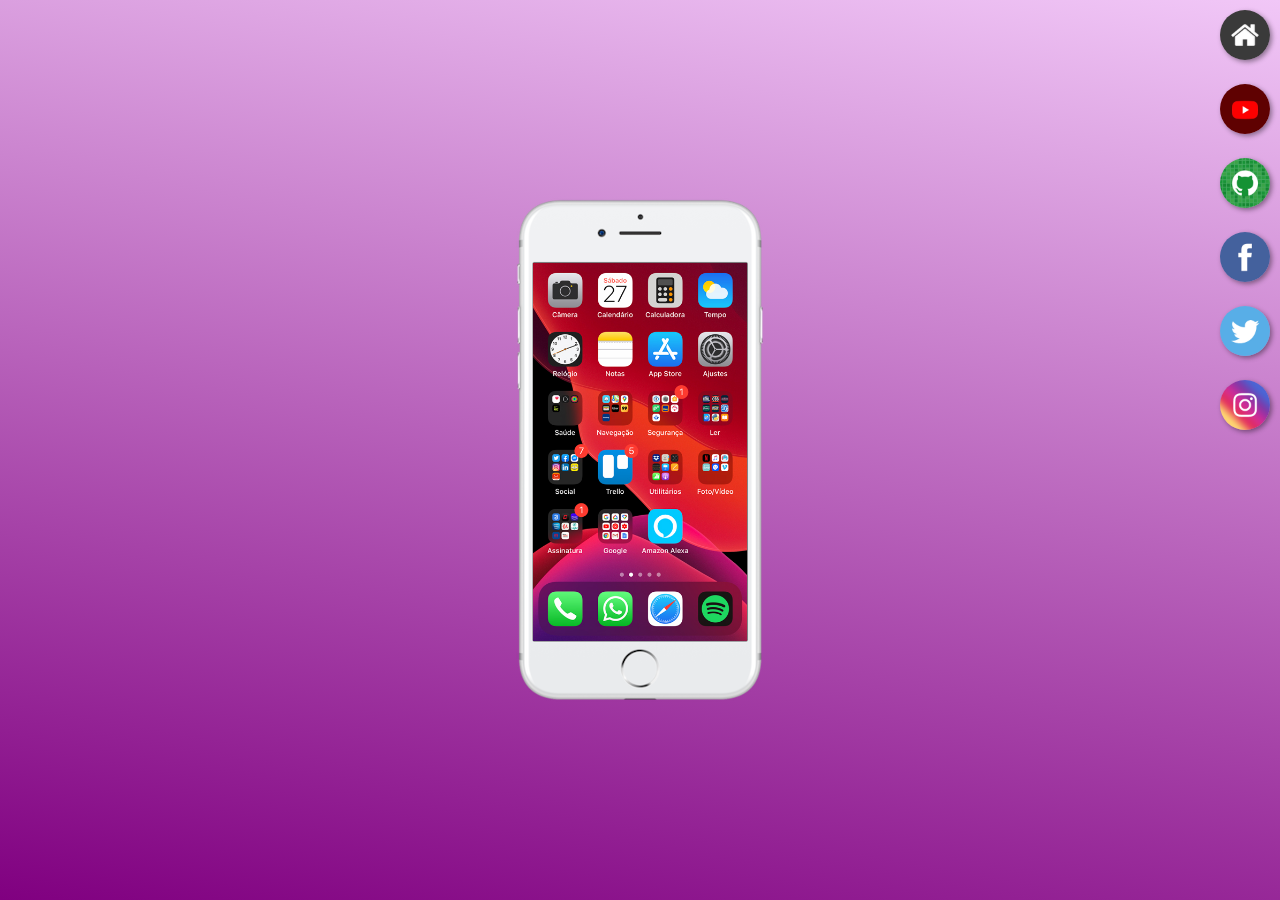
<file: index.html>
<!DOCTYPE html>
<html lang="pt-br">
<head>
    <meta charset="UTF-8">
    <meta name="viewport" content="width=device-width, initial-scale=1.0">
    <link rel="shortcut icon" href="favicon.ico" type="image/x-icon">
    <link rel="stylesheet" href="estilos/style.css">
    <title>Projeto redes sociais</title>
</head>
<body>
    <main>
        <section id="telefone">
            <iframe src="home.html" name="tela" id="tela" frameborder="0" scolling="yes">
                Seu navegador não é compatível.
            </iframe>
        </section>

        <section id=redes-sociais>
            <a href="home.html" target="tela"><img src="imagens/logo-home.jpg" alt="logo home"></a> <br>
            <a href="youtube.html" target="tela"><img src="imagens/logo-youtube.jpg" alt="logo youtube"></a> <br>
            <a href="github.html" target="tela"><img src="imagens/logo-github.jpg" alt="logo github"></a> <br>
            <a href="facebook.html" target="tela"><img src="imagens/logo-facebook.jpg" alt="logo facebook"></a> <br>
            <a href="twitter.html" target="tela"><img src="imagens/logo-twitter.jpg" alt="logo twitter"></a> <br>
            <a href="instagram.html" target="tela"><img src="imagens/logo-instagram.jpg" alt="logo instagram"></a> <br>
        </section>
    </main>
</body>
</html>
</file>
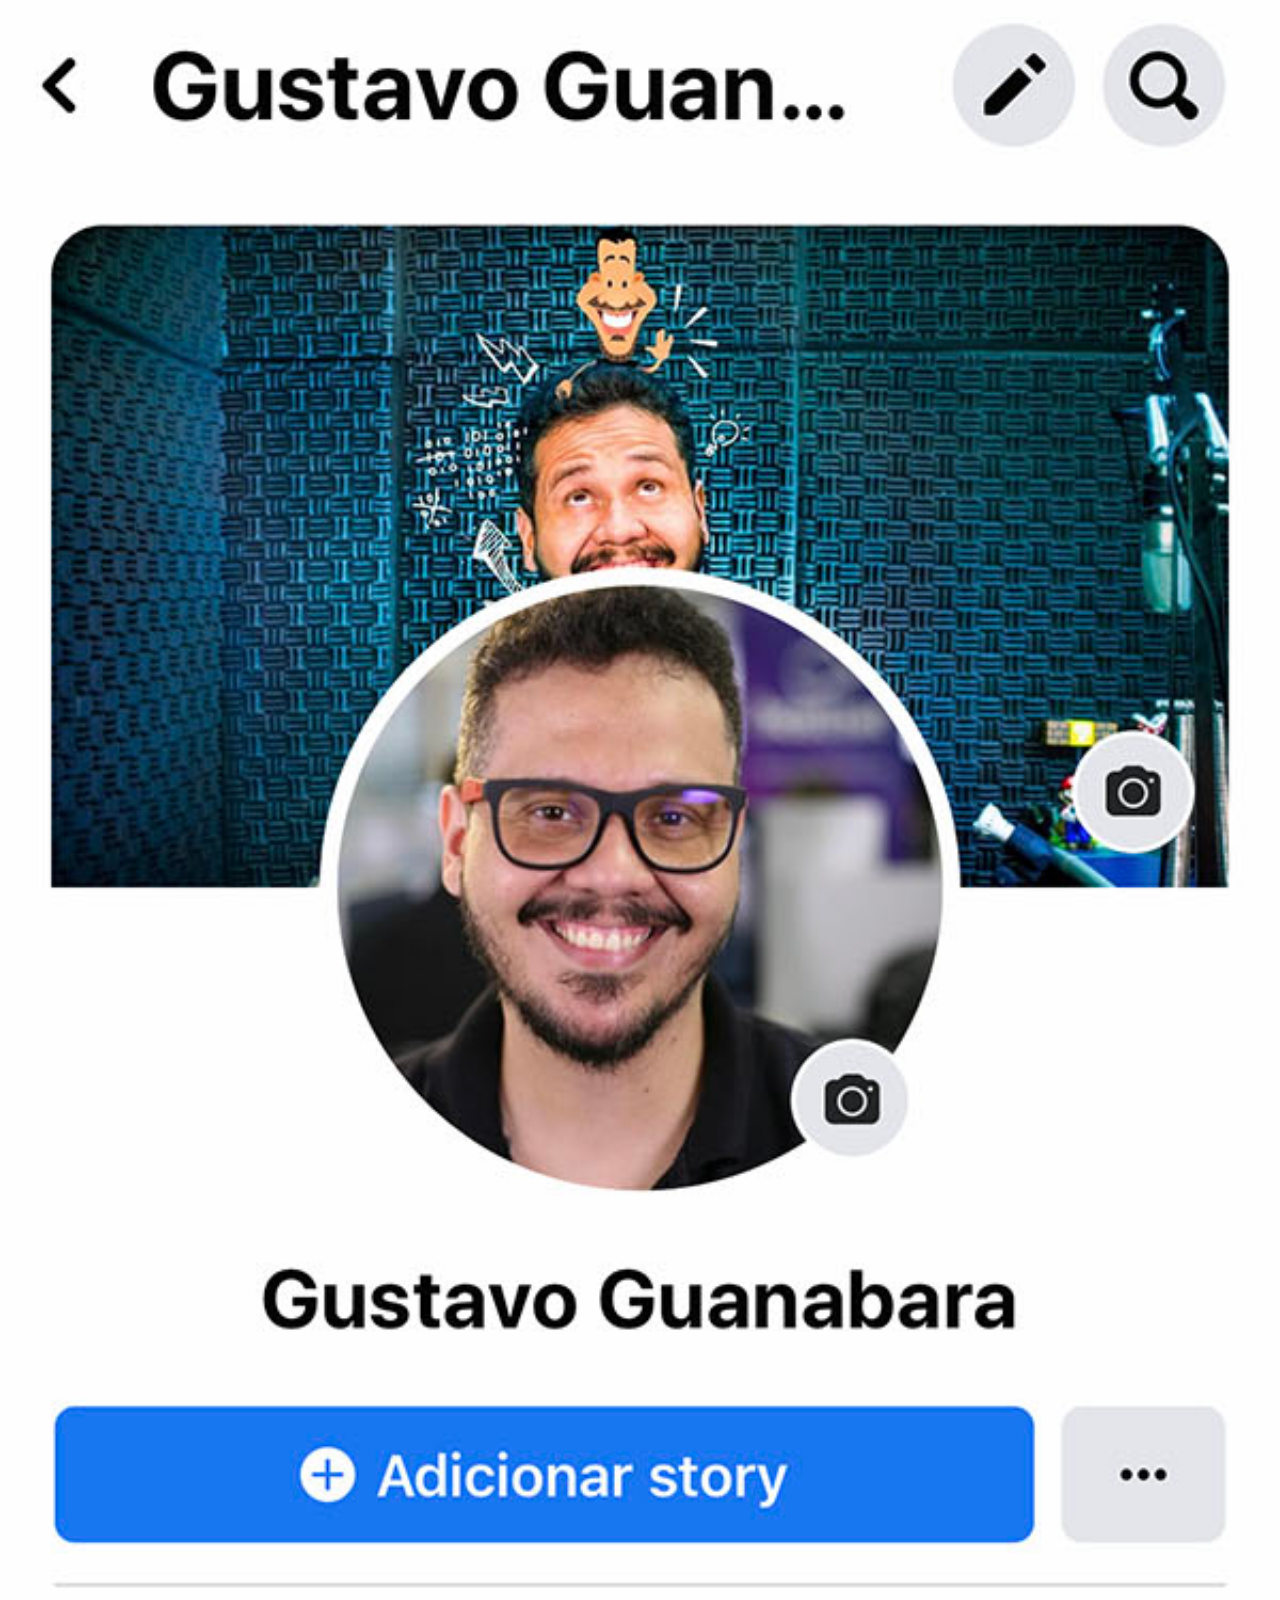
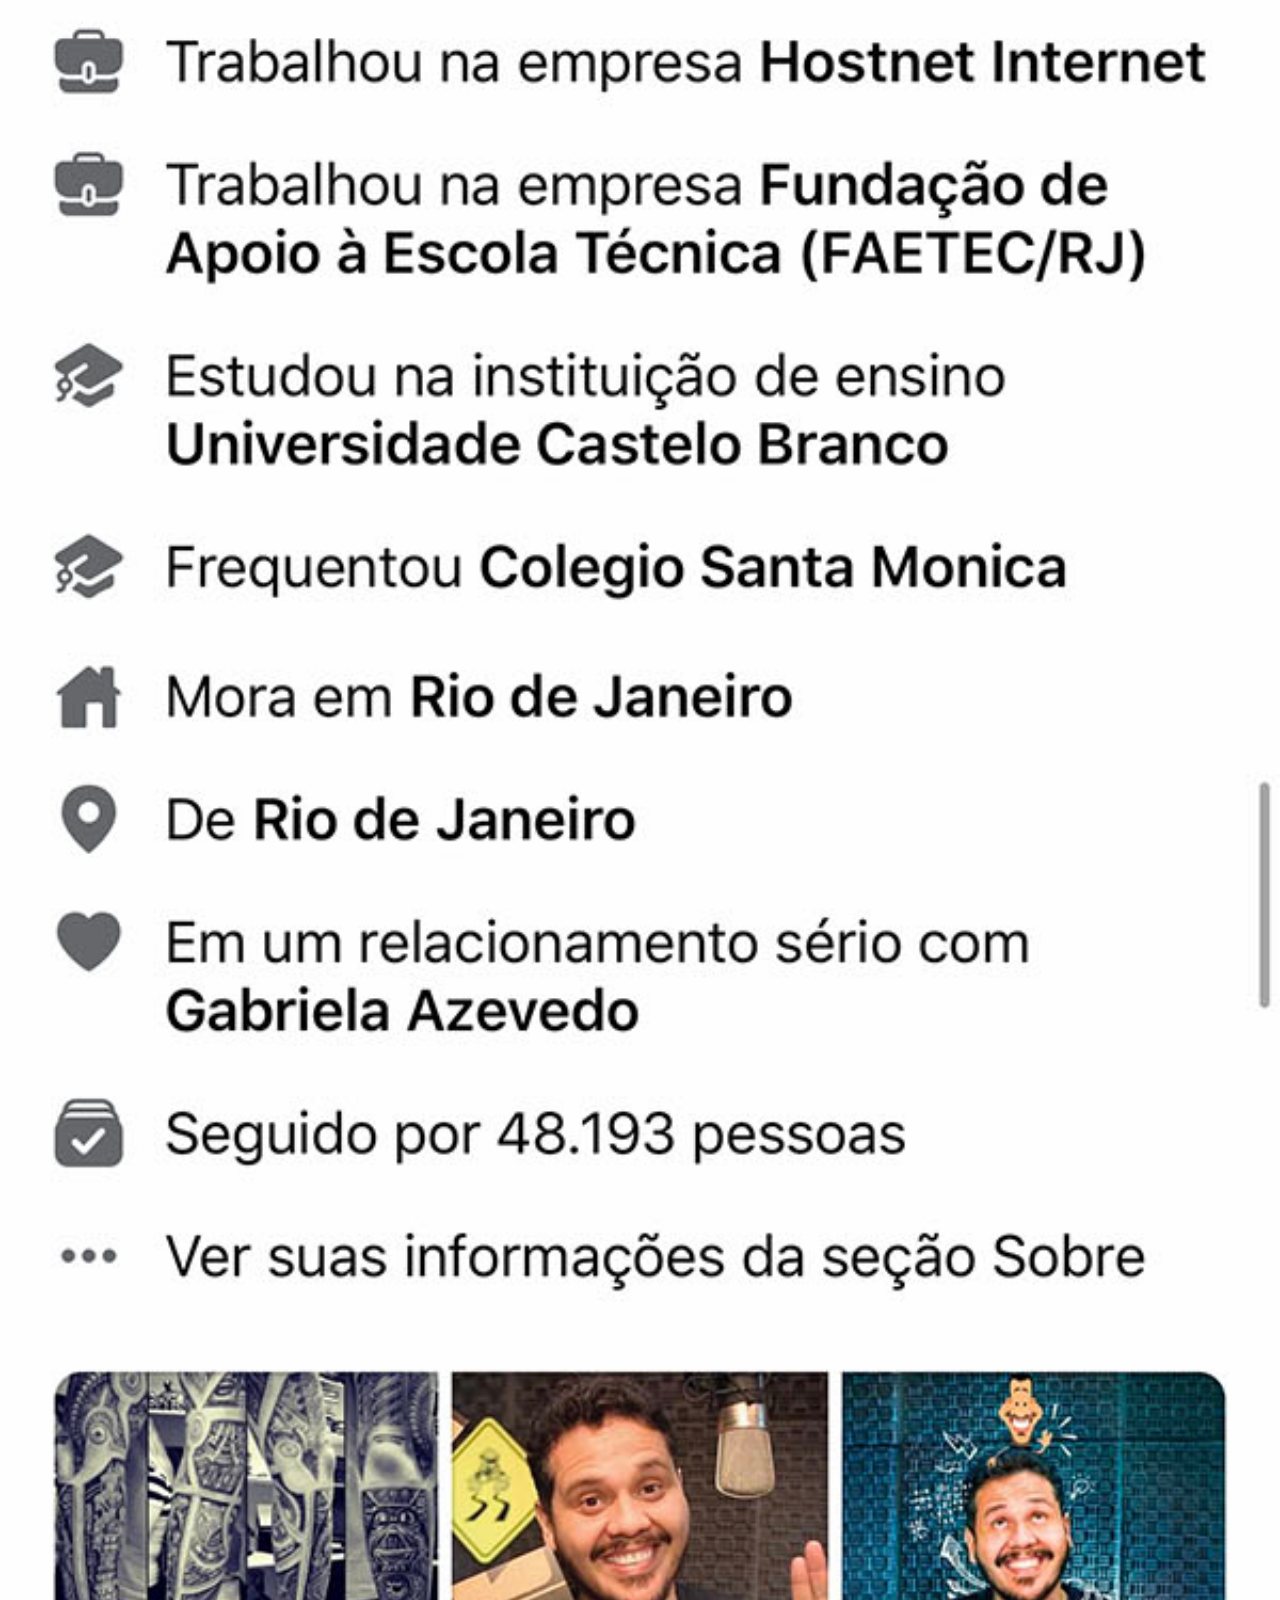
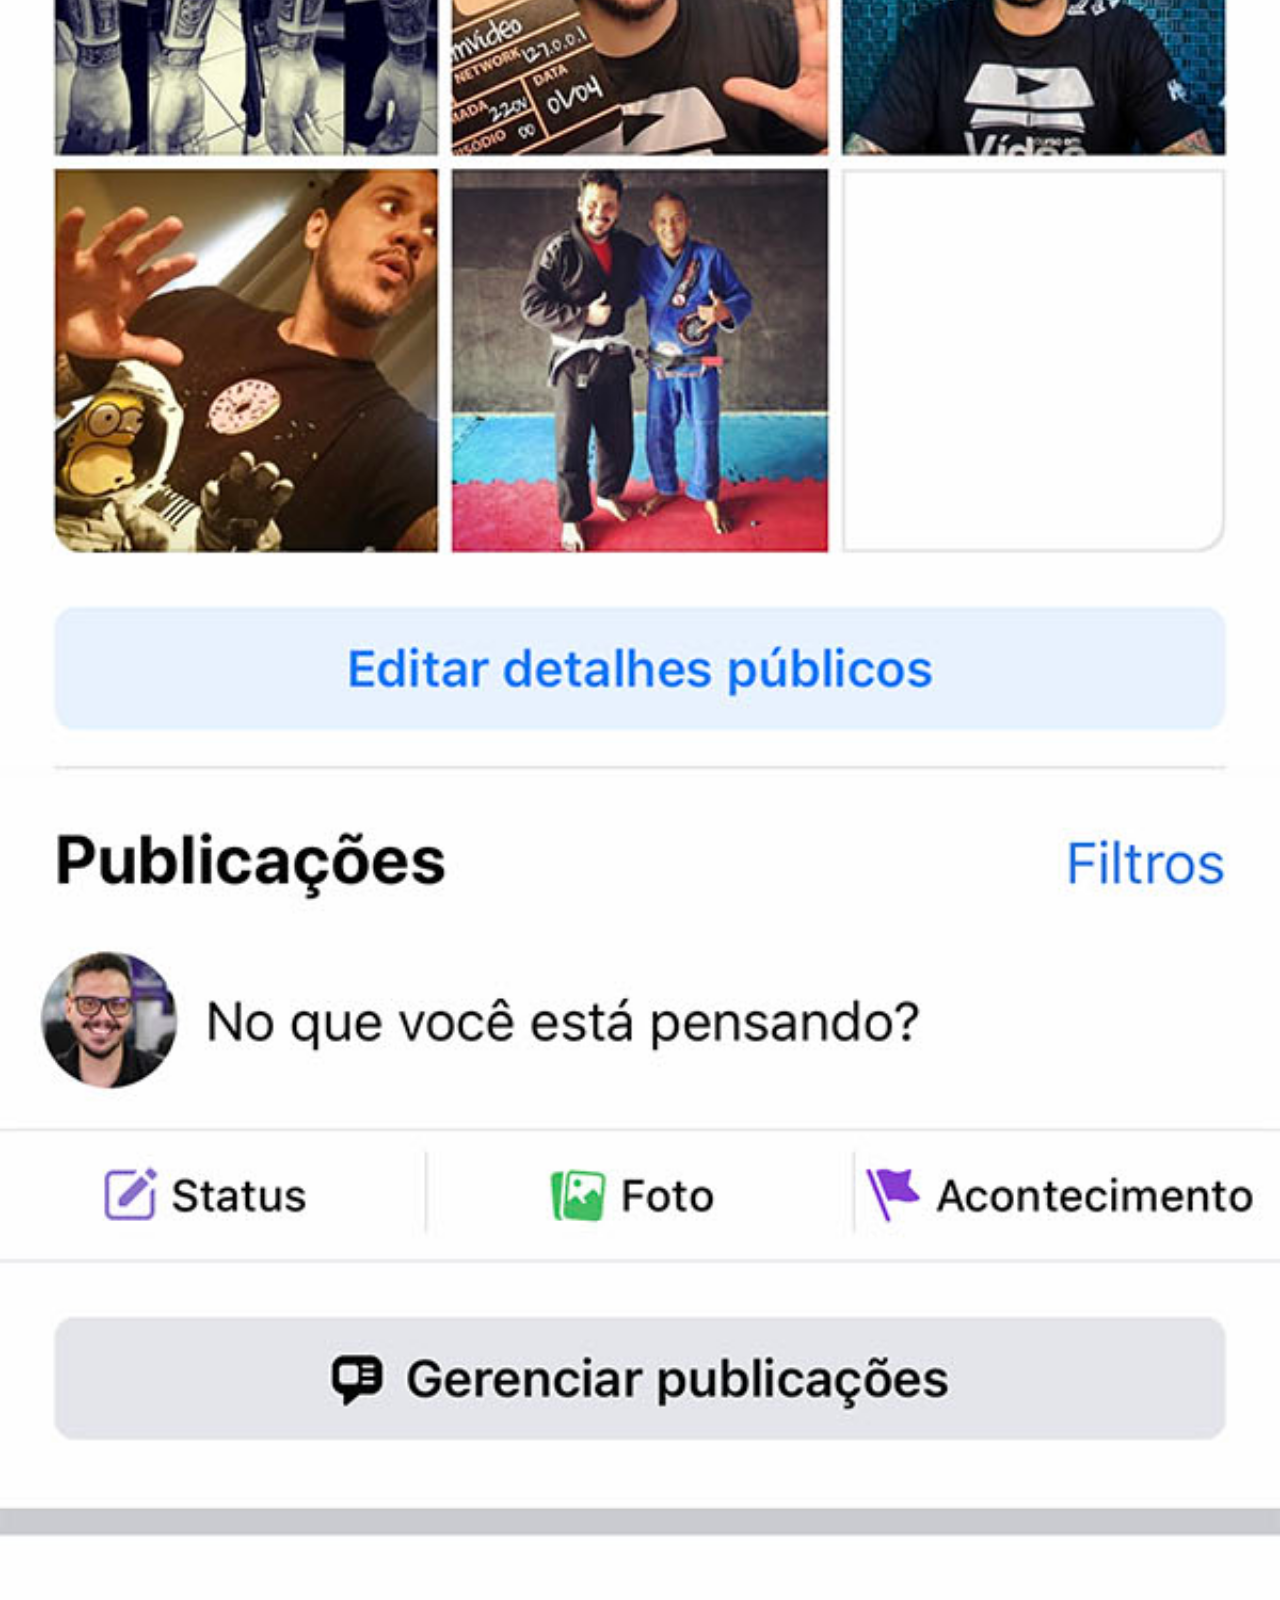
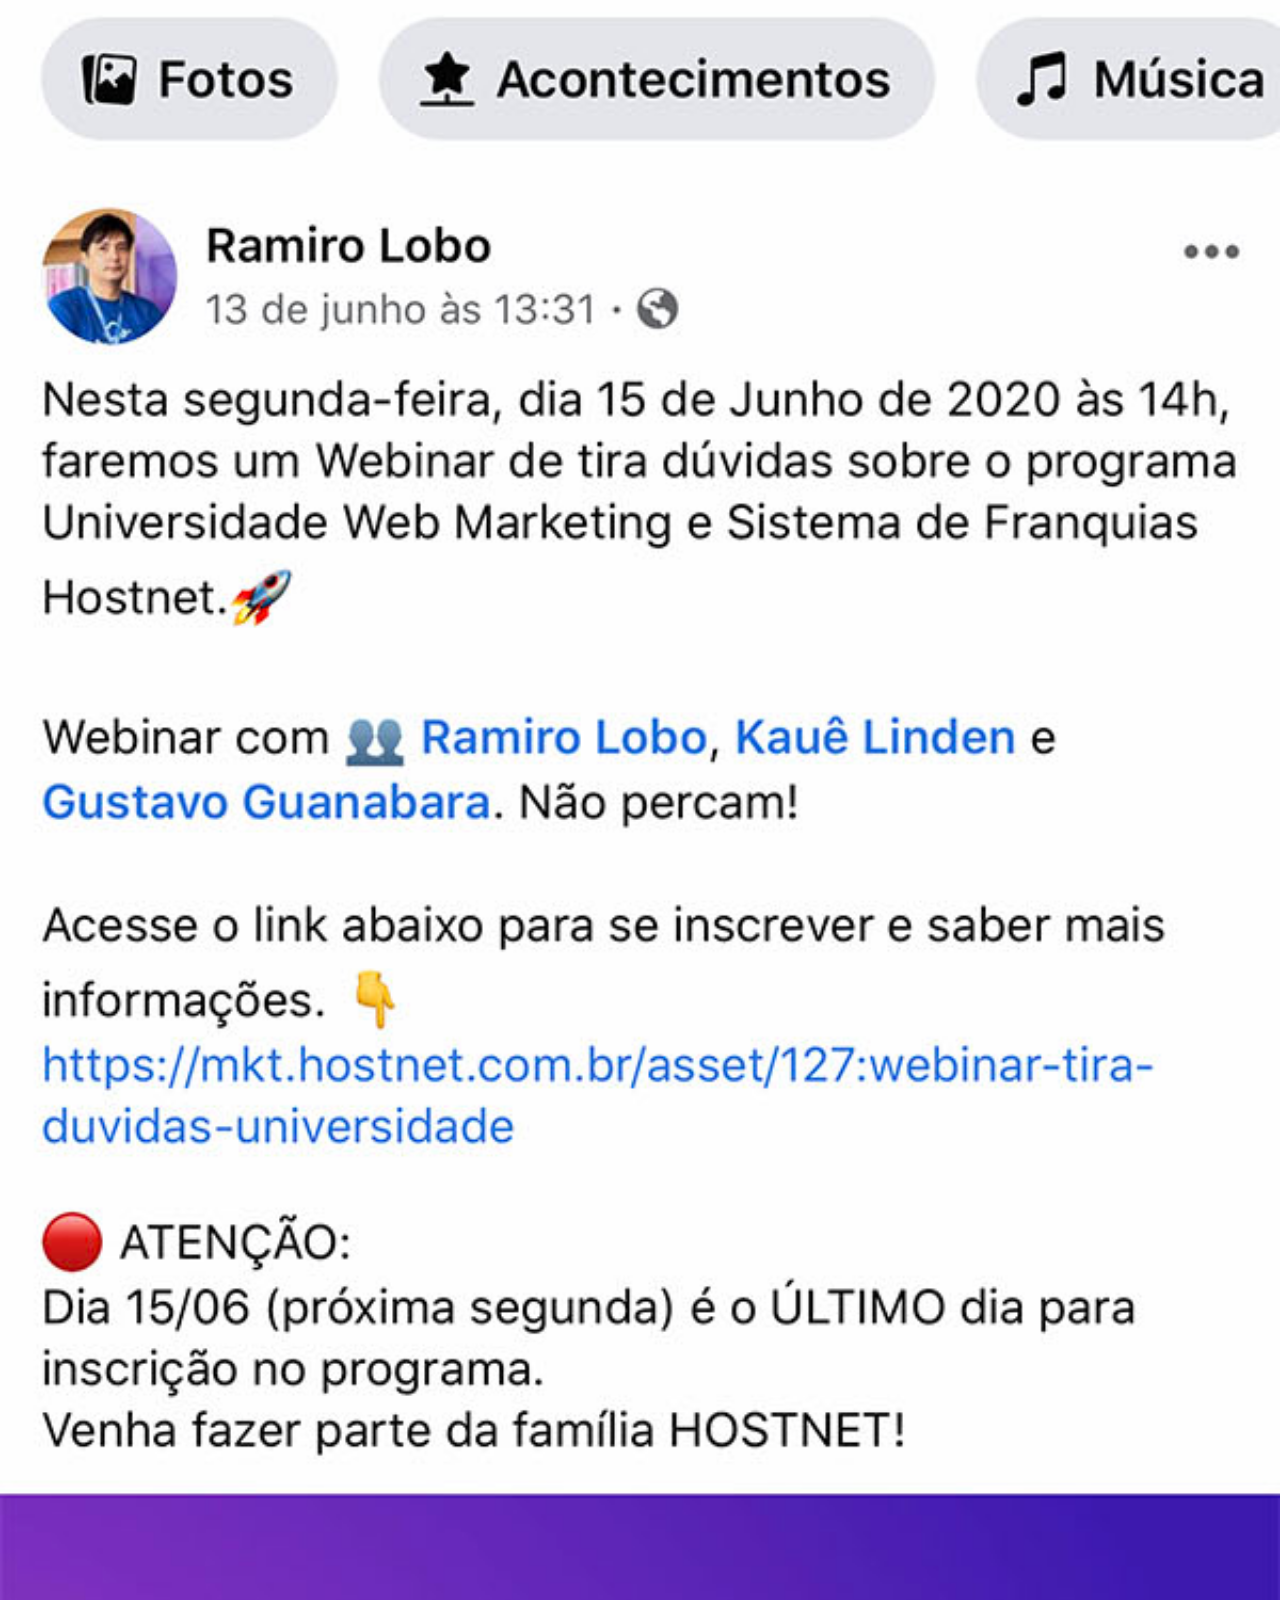
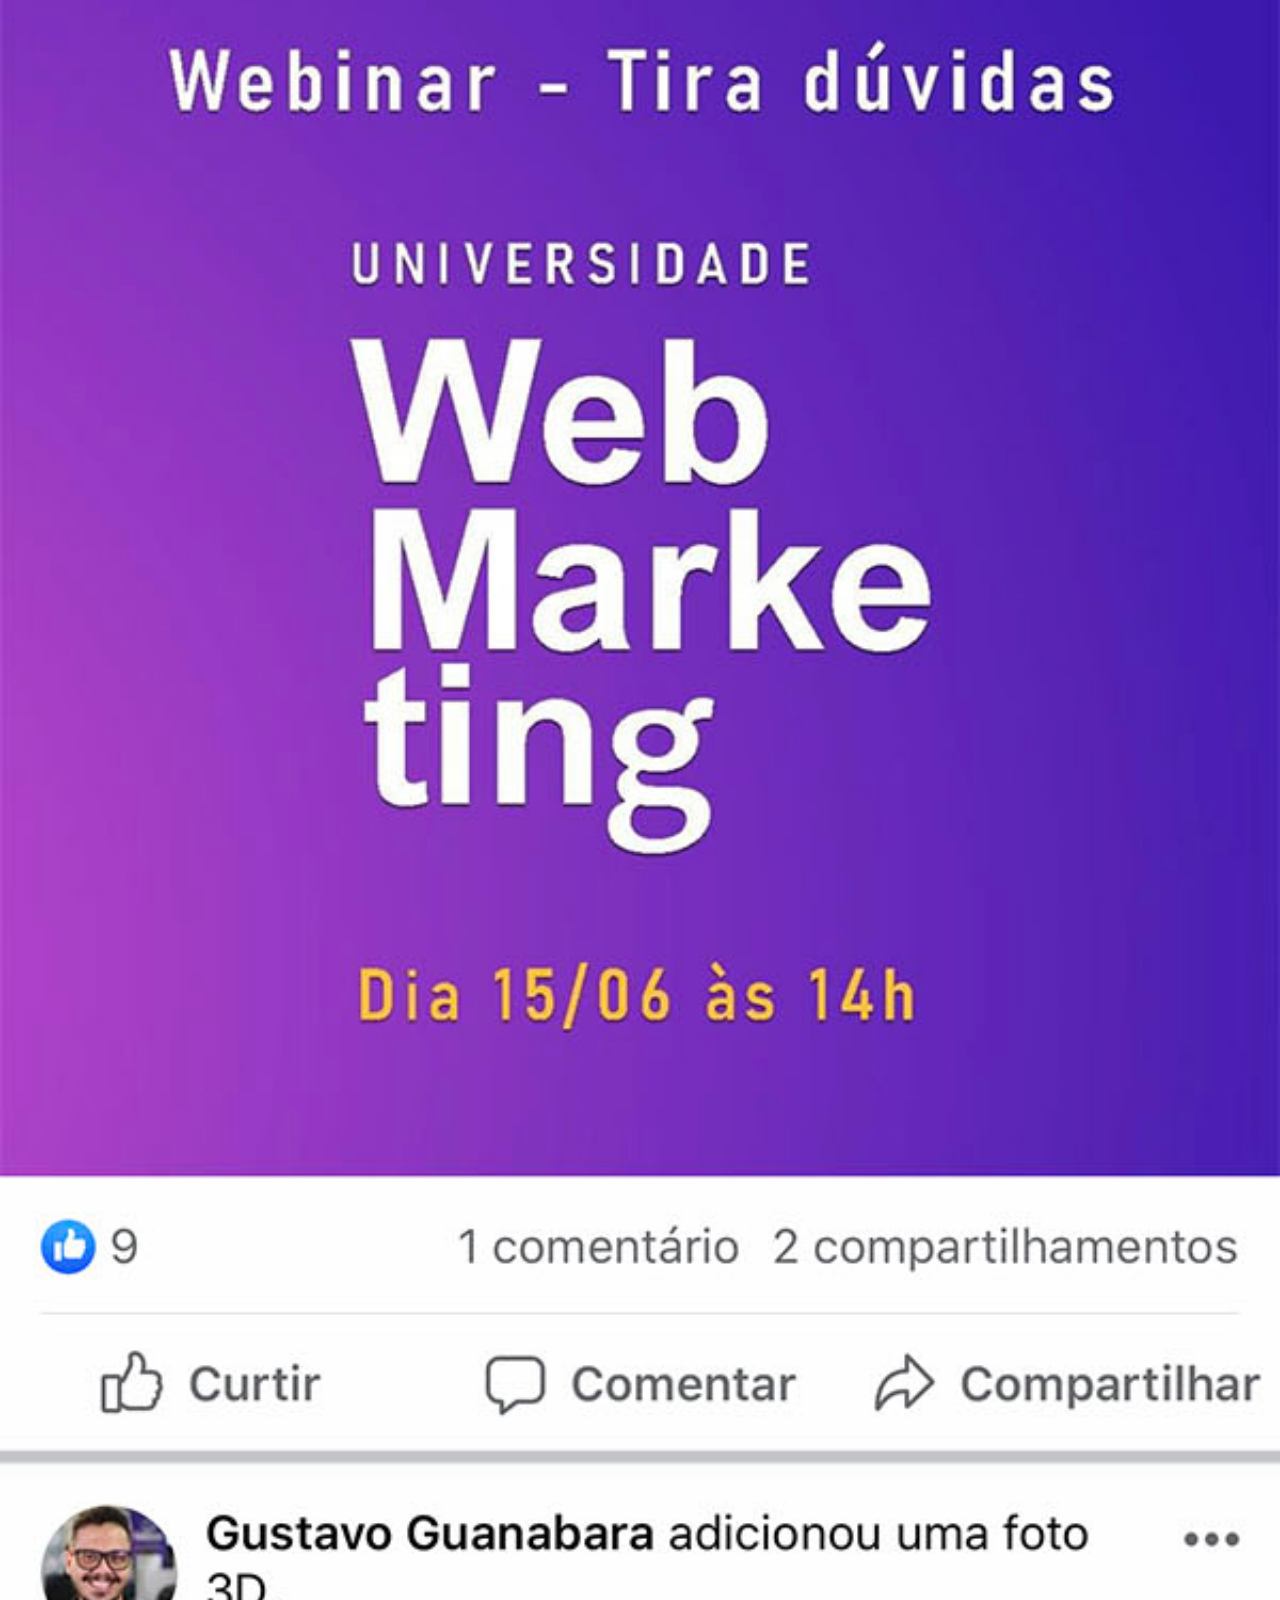
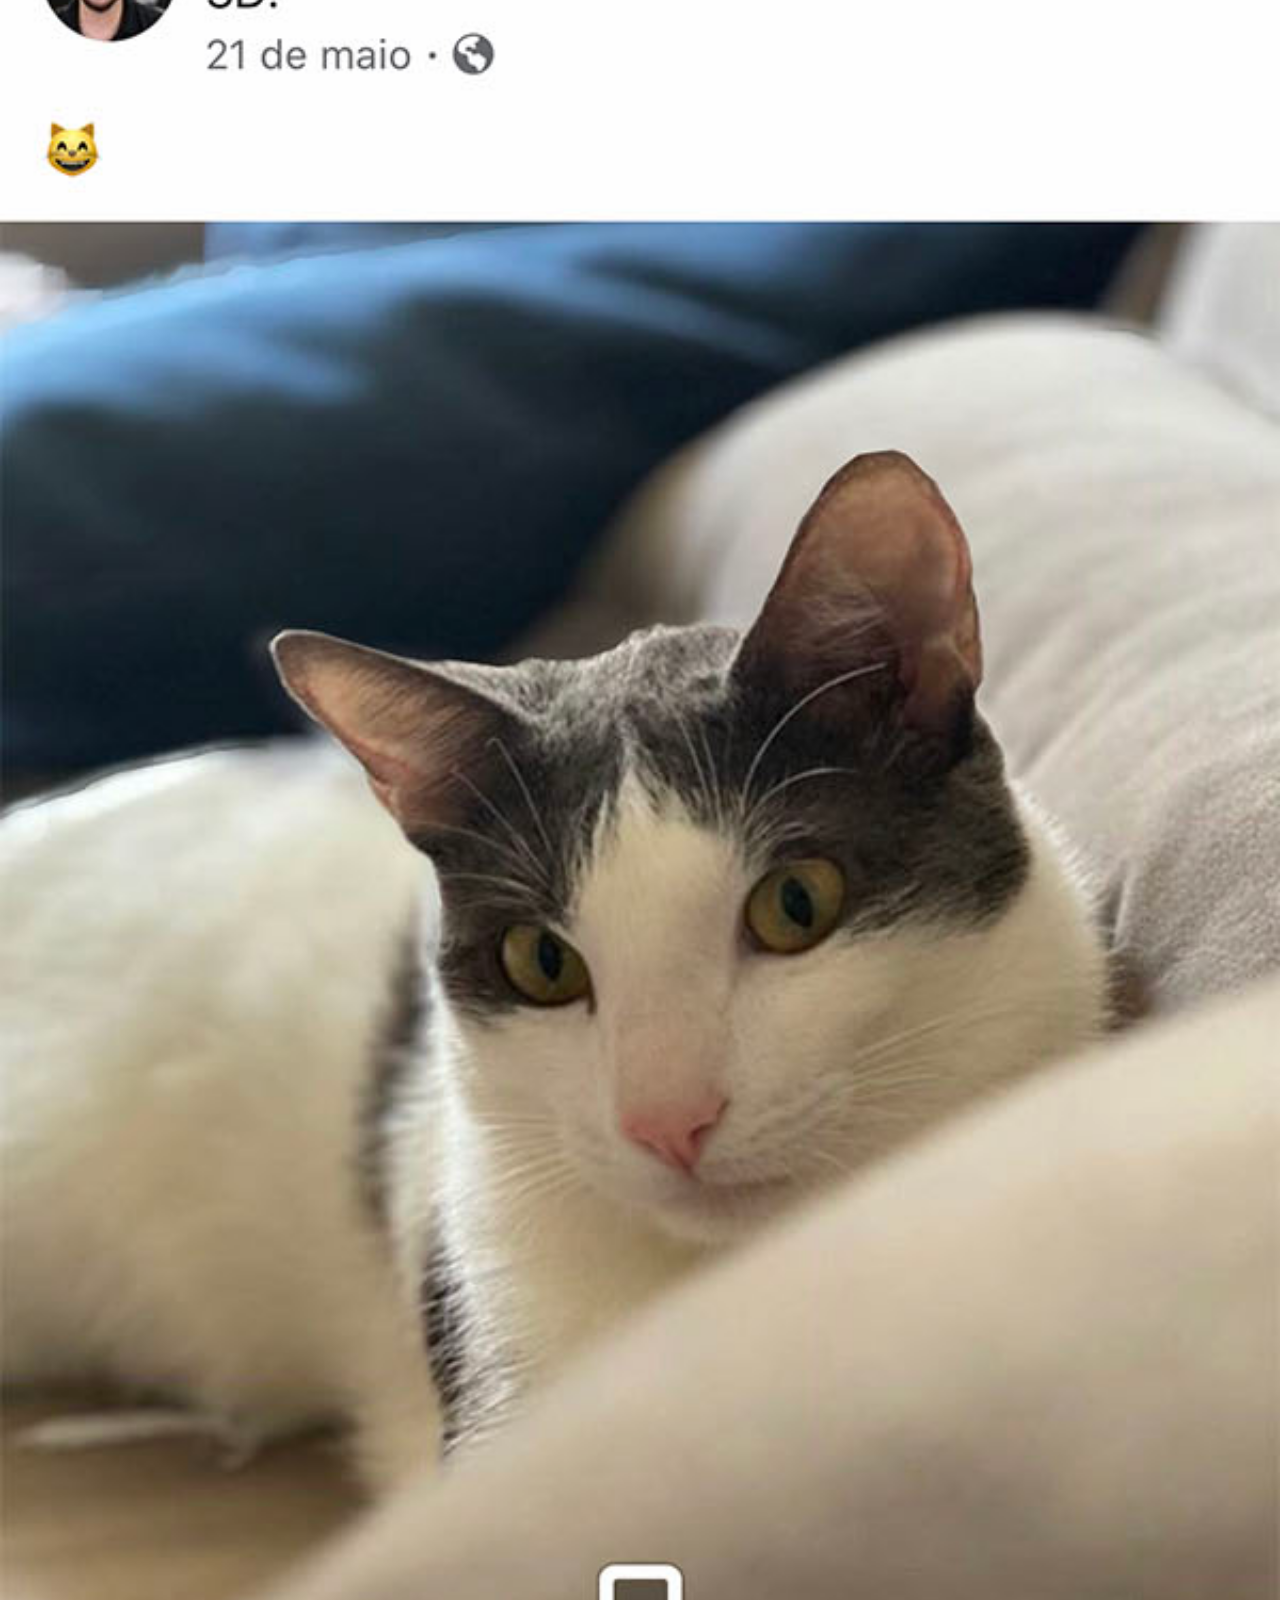
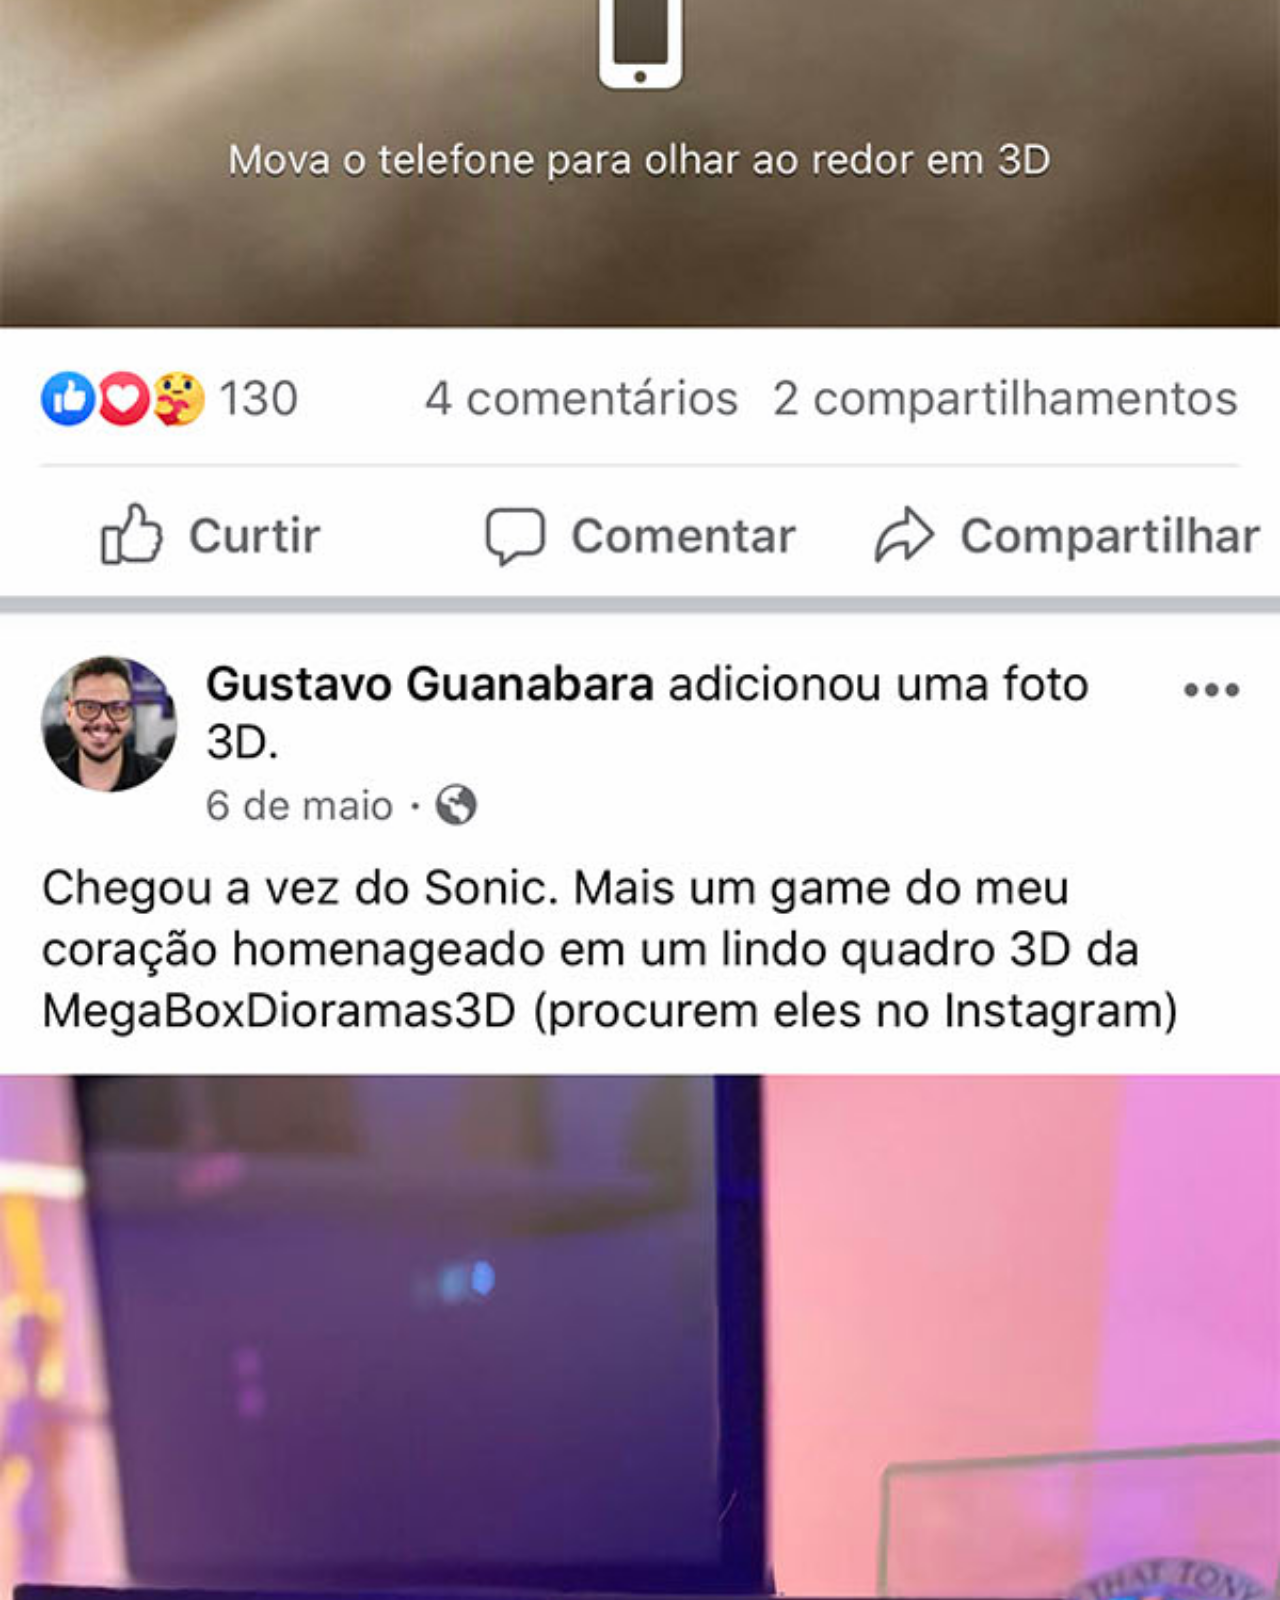
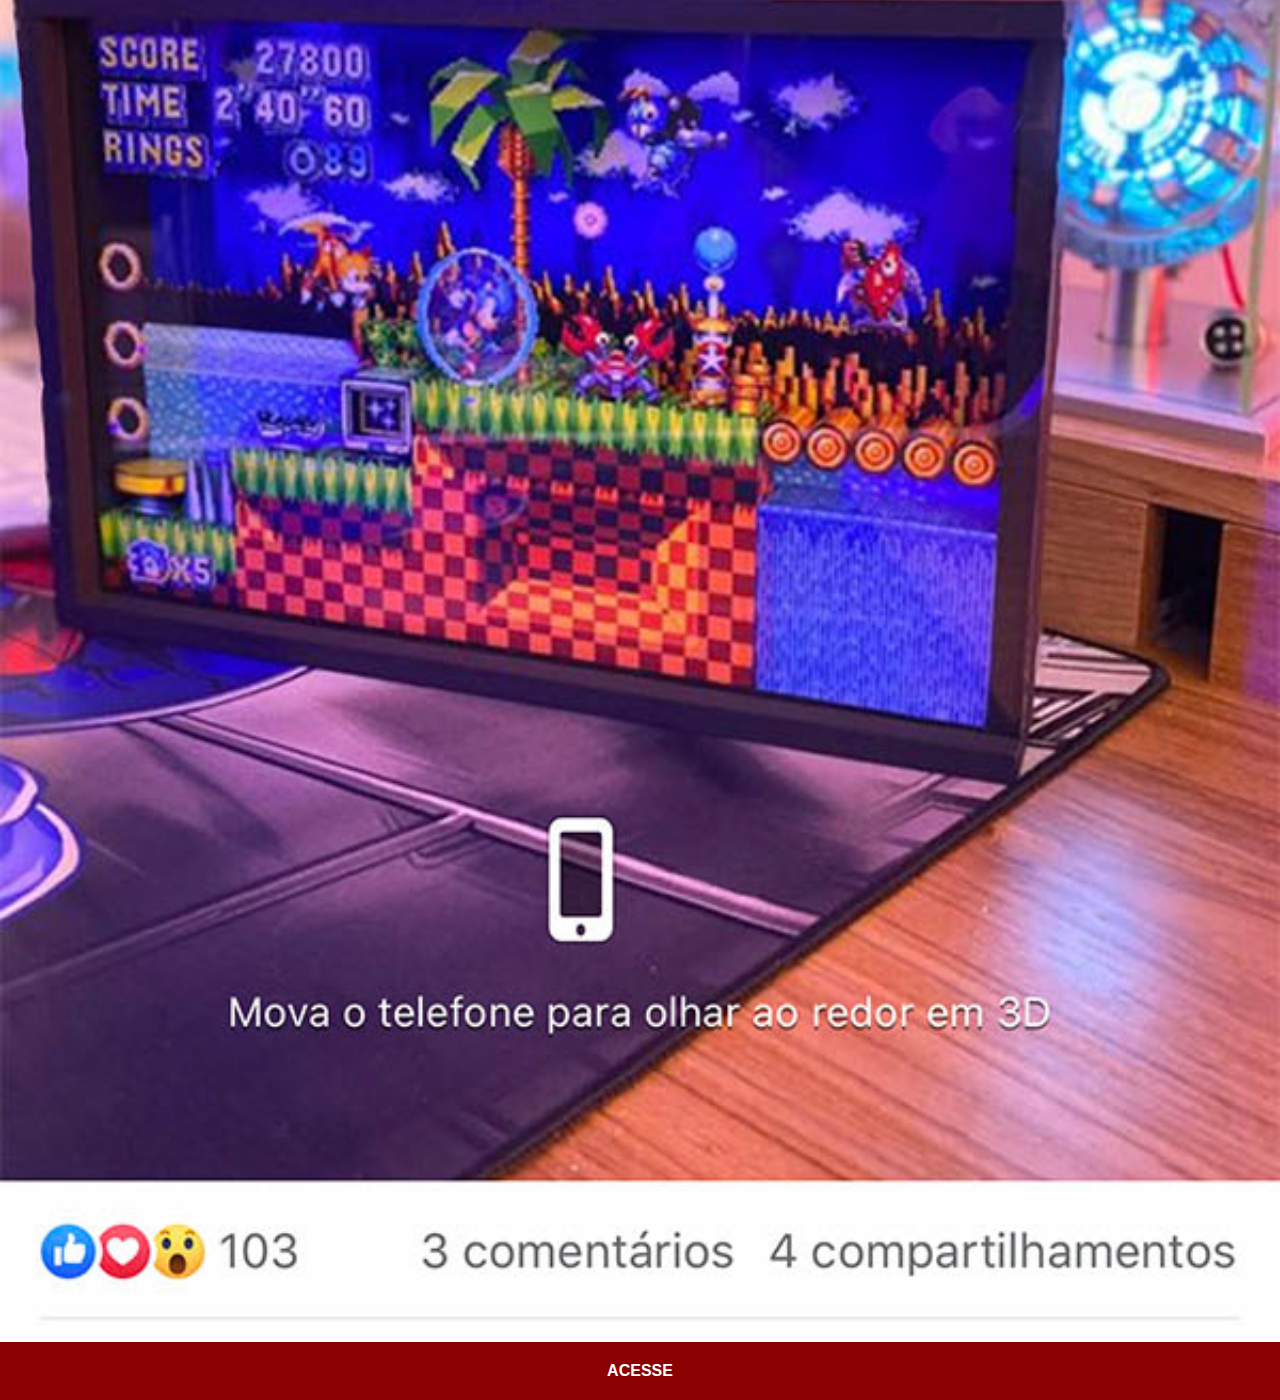
<file: facebook.html>
<!DOCTYPE html>
<html lang="pt-br">
<head>
    <meta charset="UTF-8">
    <meta name="viewport" content="width=device-width, initial-scale=1.0">
    <title>Facebook</title>
    <link rel="stylesheet" href="estilos/social.css">
</head>
<body>
    <img src="imagens/tela-facebook.jpg" alt="Github">
    <a href="https://www.facebook.com/gustavoguanabara/?locale=pt_BR" target="_blank">ACESSE</a>
</body>
</html>
</file>
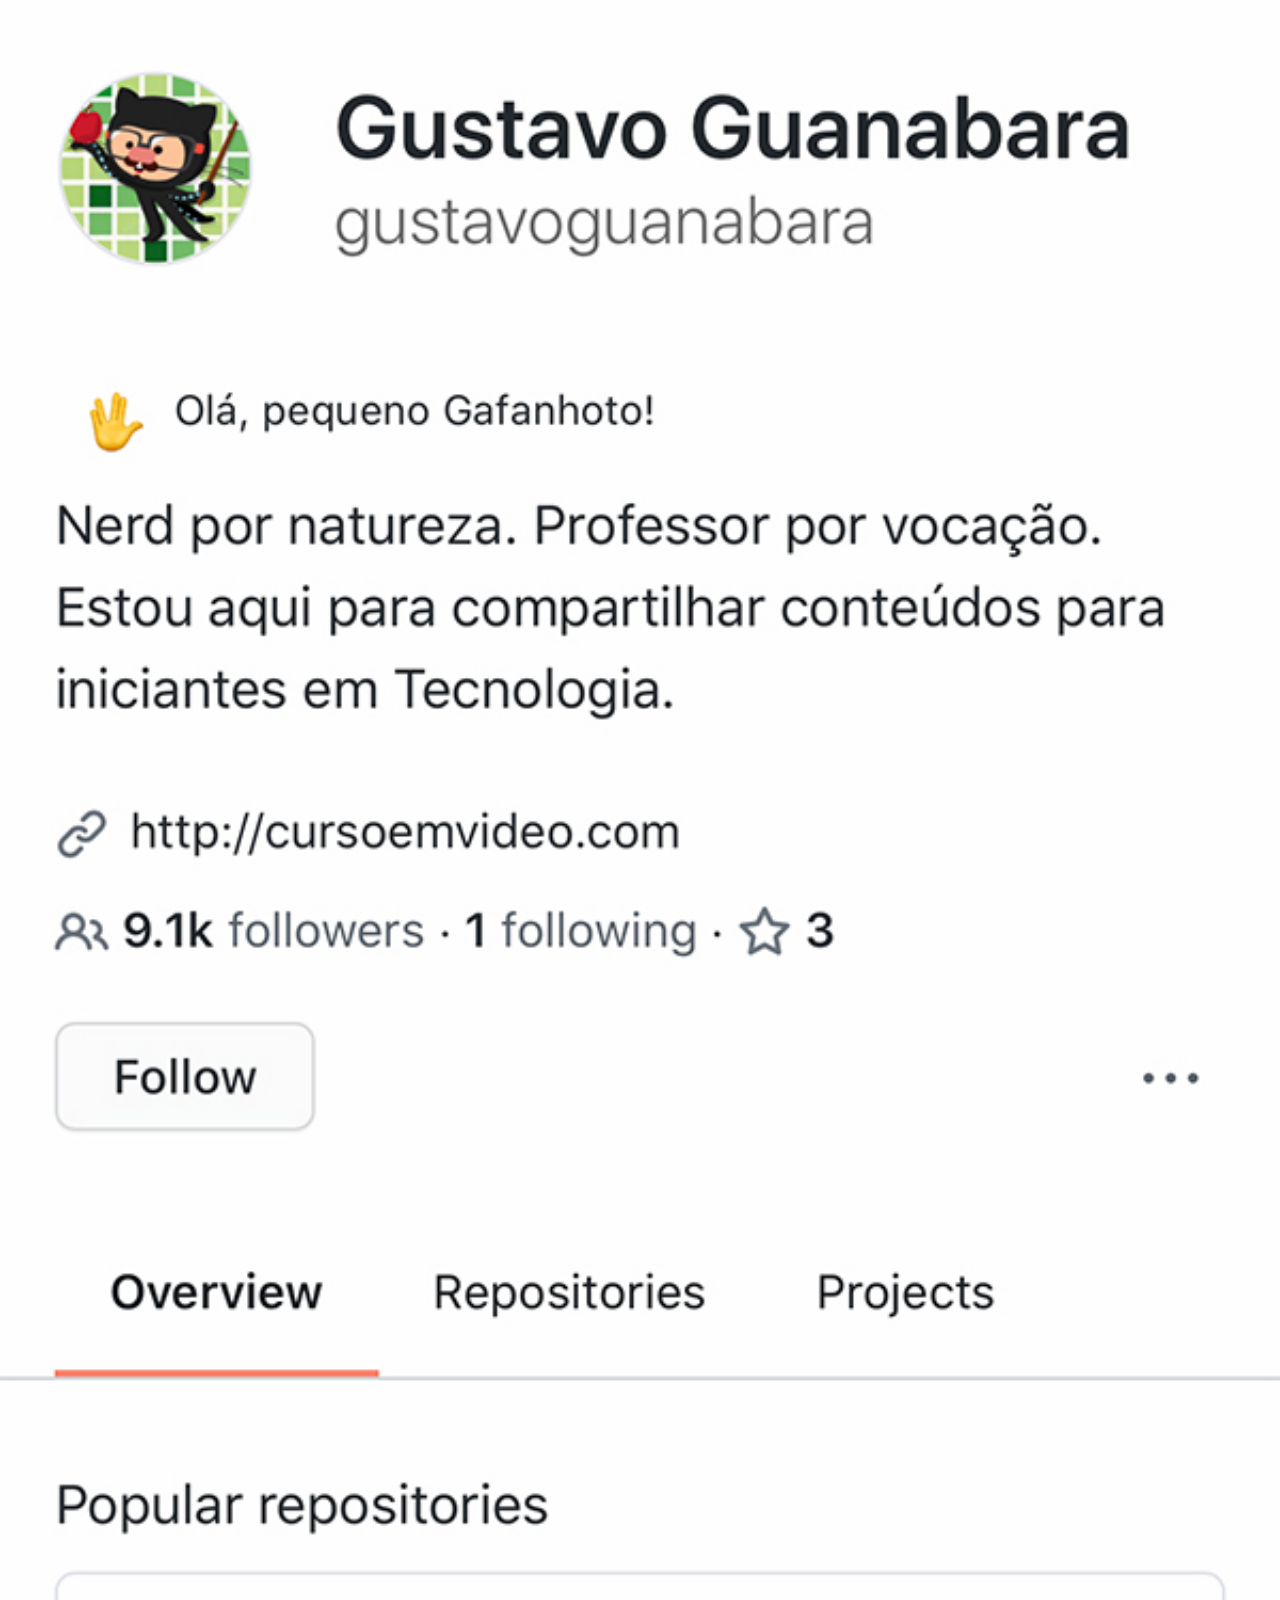
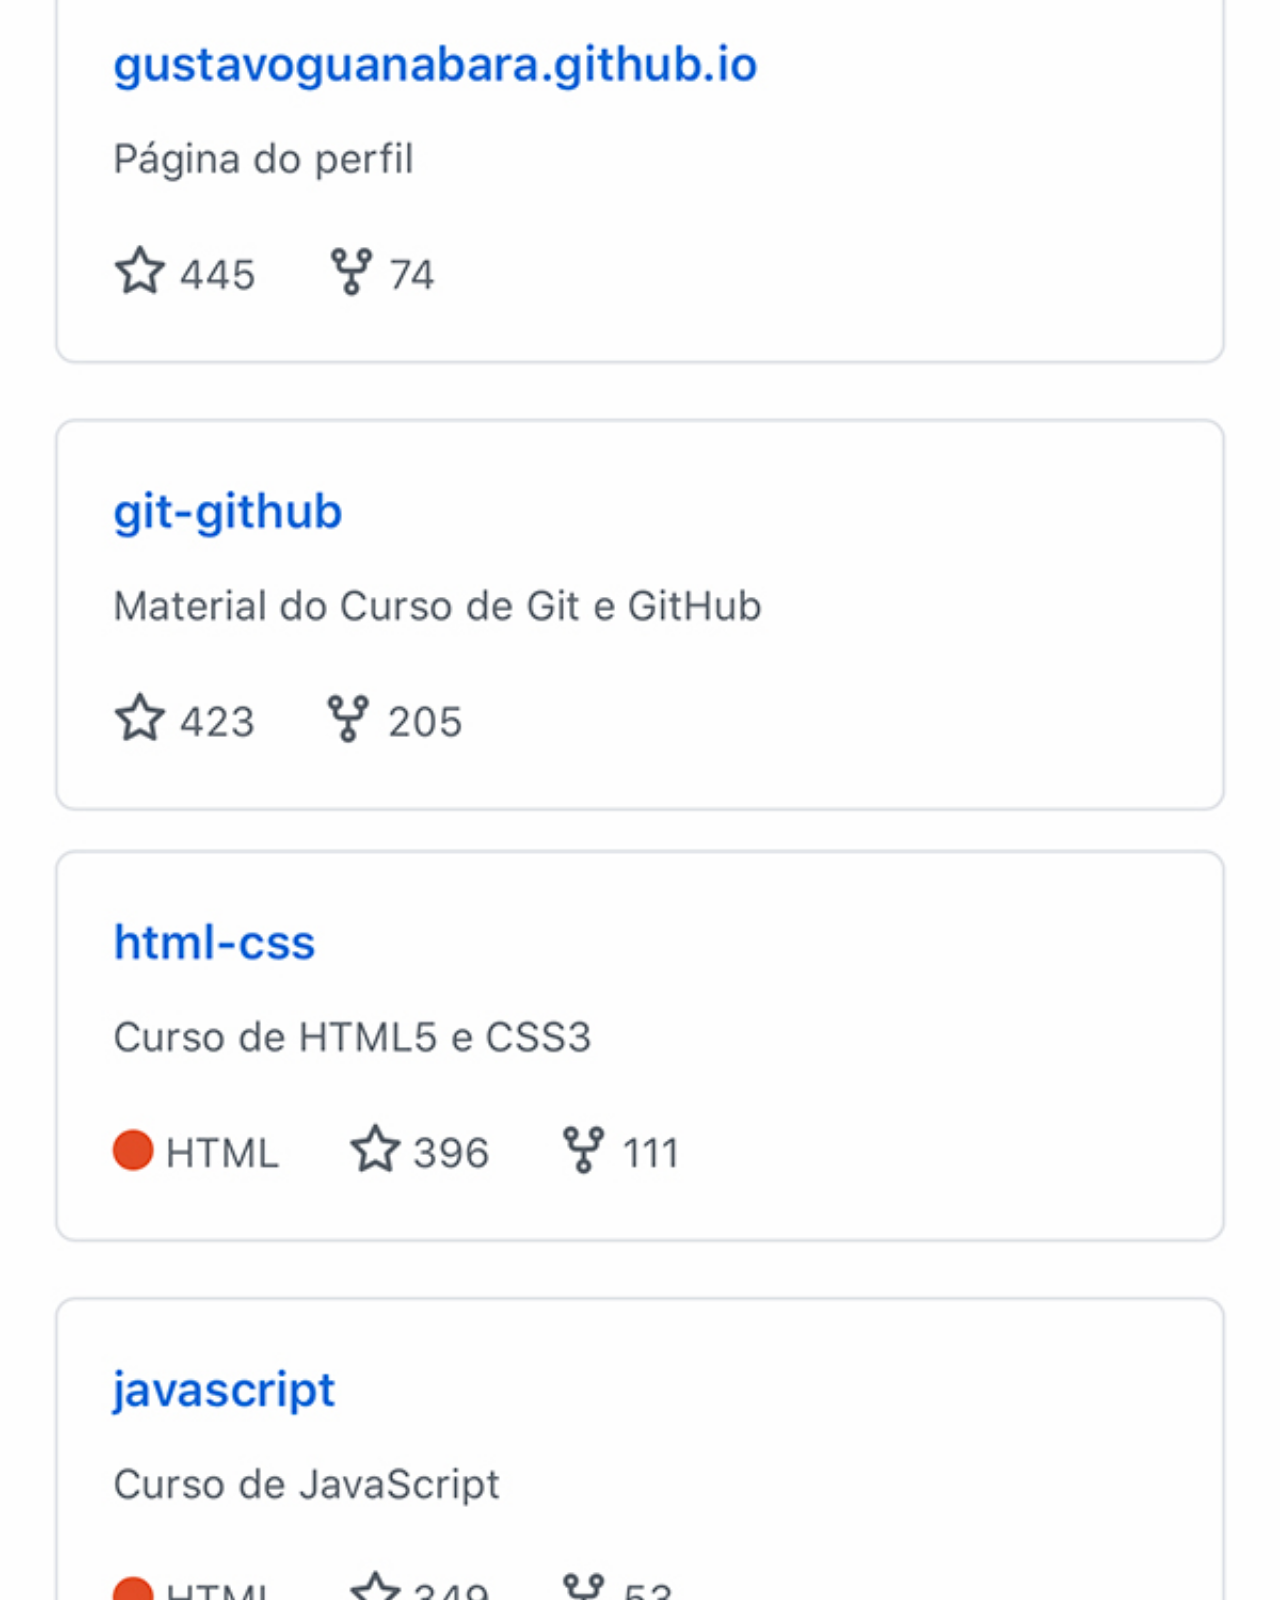
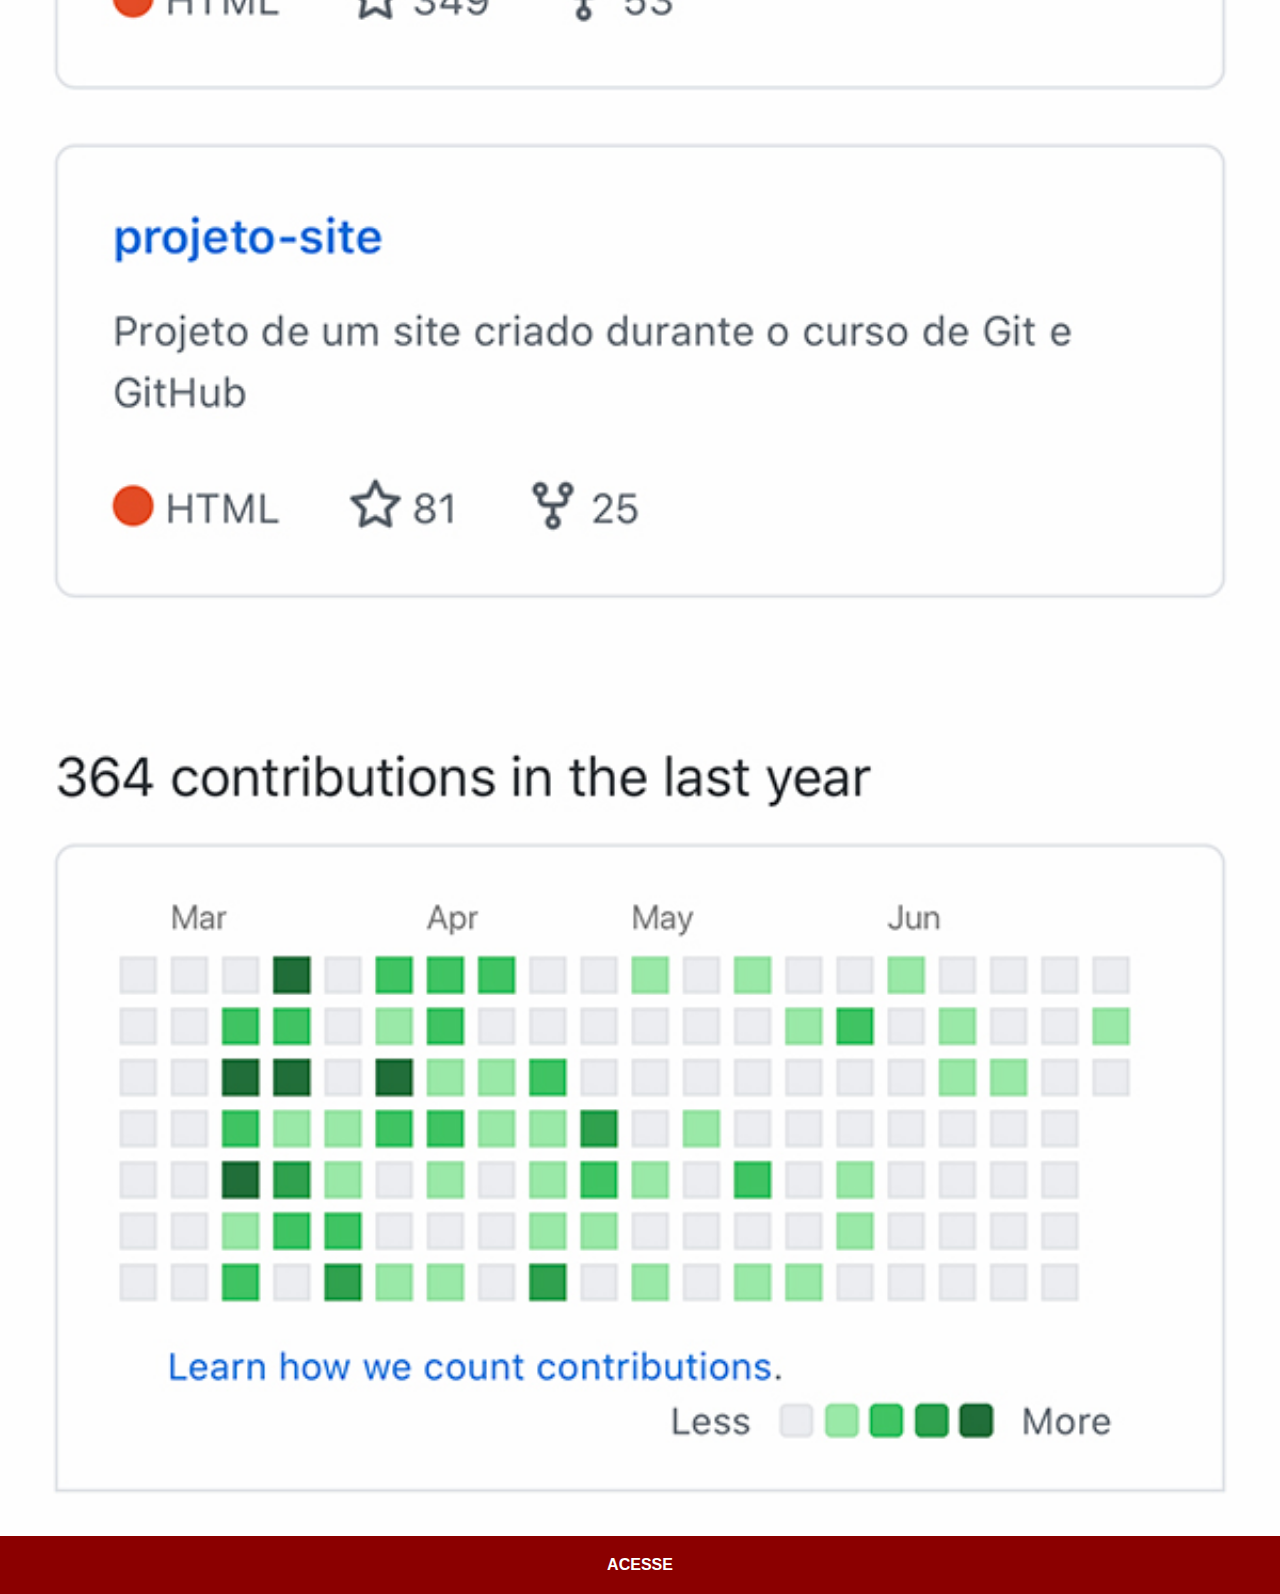
<file: github.html>
<!DOCTYPE html>
<html lang="pt-br">
<head>
    <meta charset="UTF-8">
    <meta name="viewport" content="width=device-width, initial-scale=1.0">
    <title>Github</title>
    <link rel="stylesheet" href="estilos/social.css">
</head>
<body>
    <img src="imagens/tela-github.jpg" alt="Github">
    <a href="https://gustavoguanabara.github.io/" target="_blank">ACESSE</a>
</body>
</html>
</file>
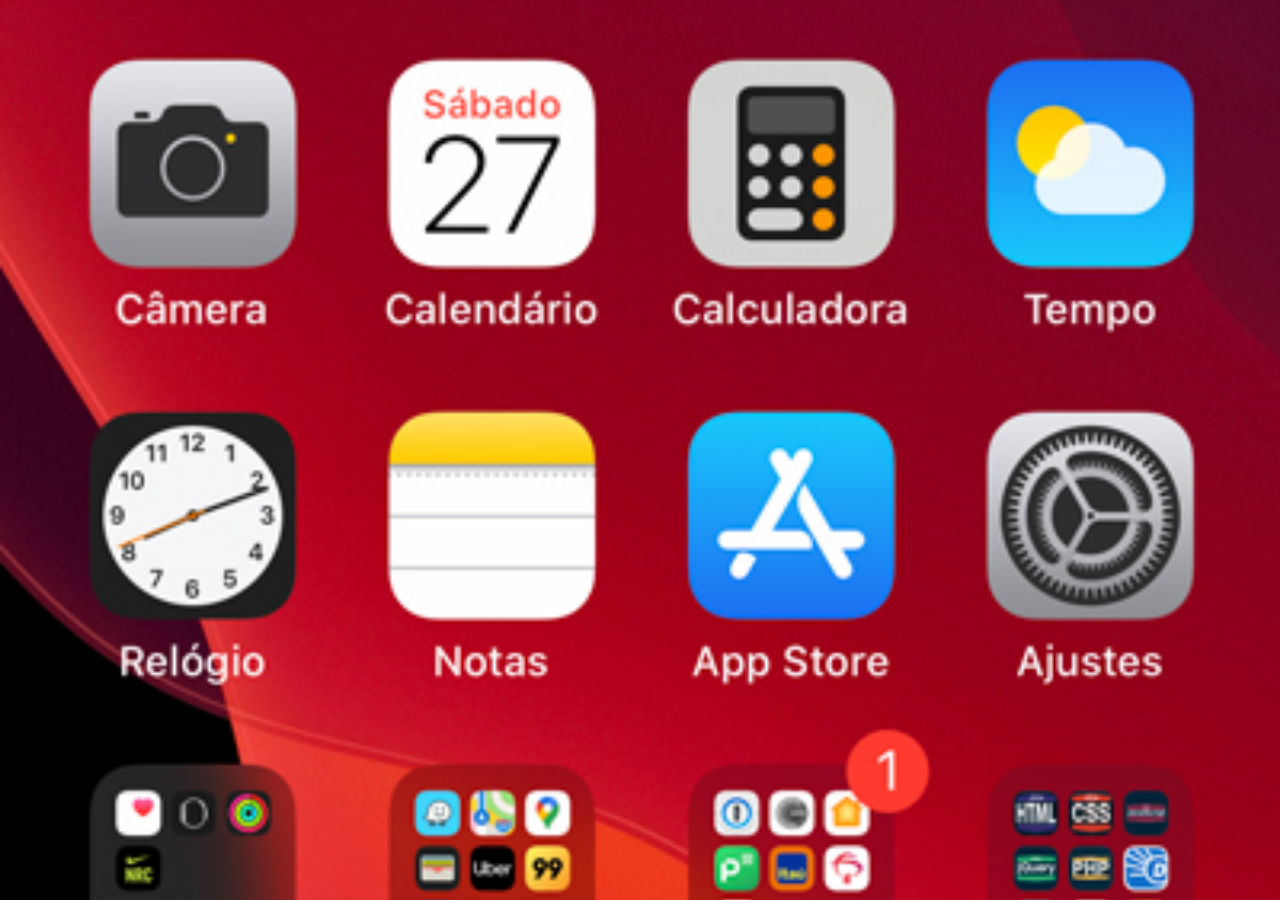
<file: home.html>
<!DOCTYPE html>
<html lang="pt-br">
<head>
    <meta charset="UTF-8">
    <meta name="viewport" content="width=device-width, initial-scale=1.0">
    <title>Home</title>
    <style>
        * {
            margin: 0px;
            padding: 0px;
        }

        body {
            width: 100vw;
            height: 100vh;
            background: black url(imagens/tela-home.jpg) no-repeat top center;
            background-size: cover;
        }
    </style>
</head>

<body>
    
</body>
</html>
</file>
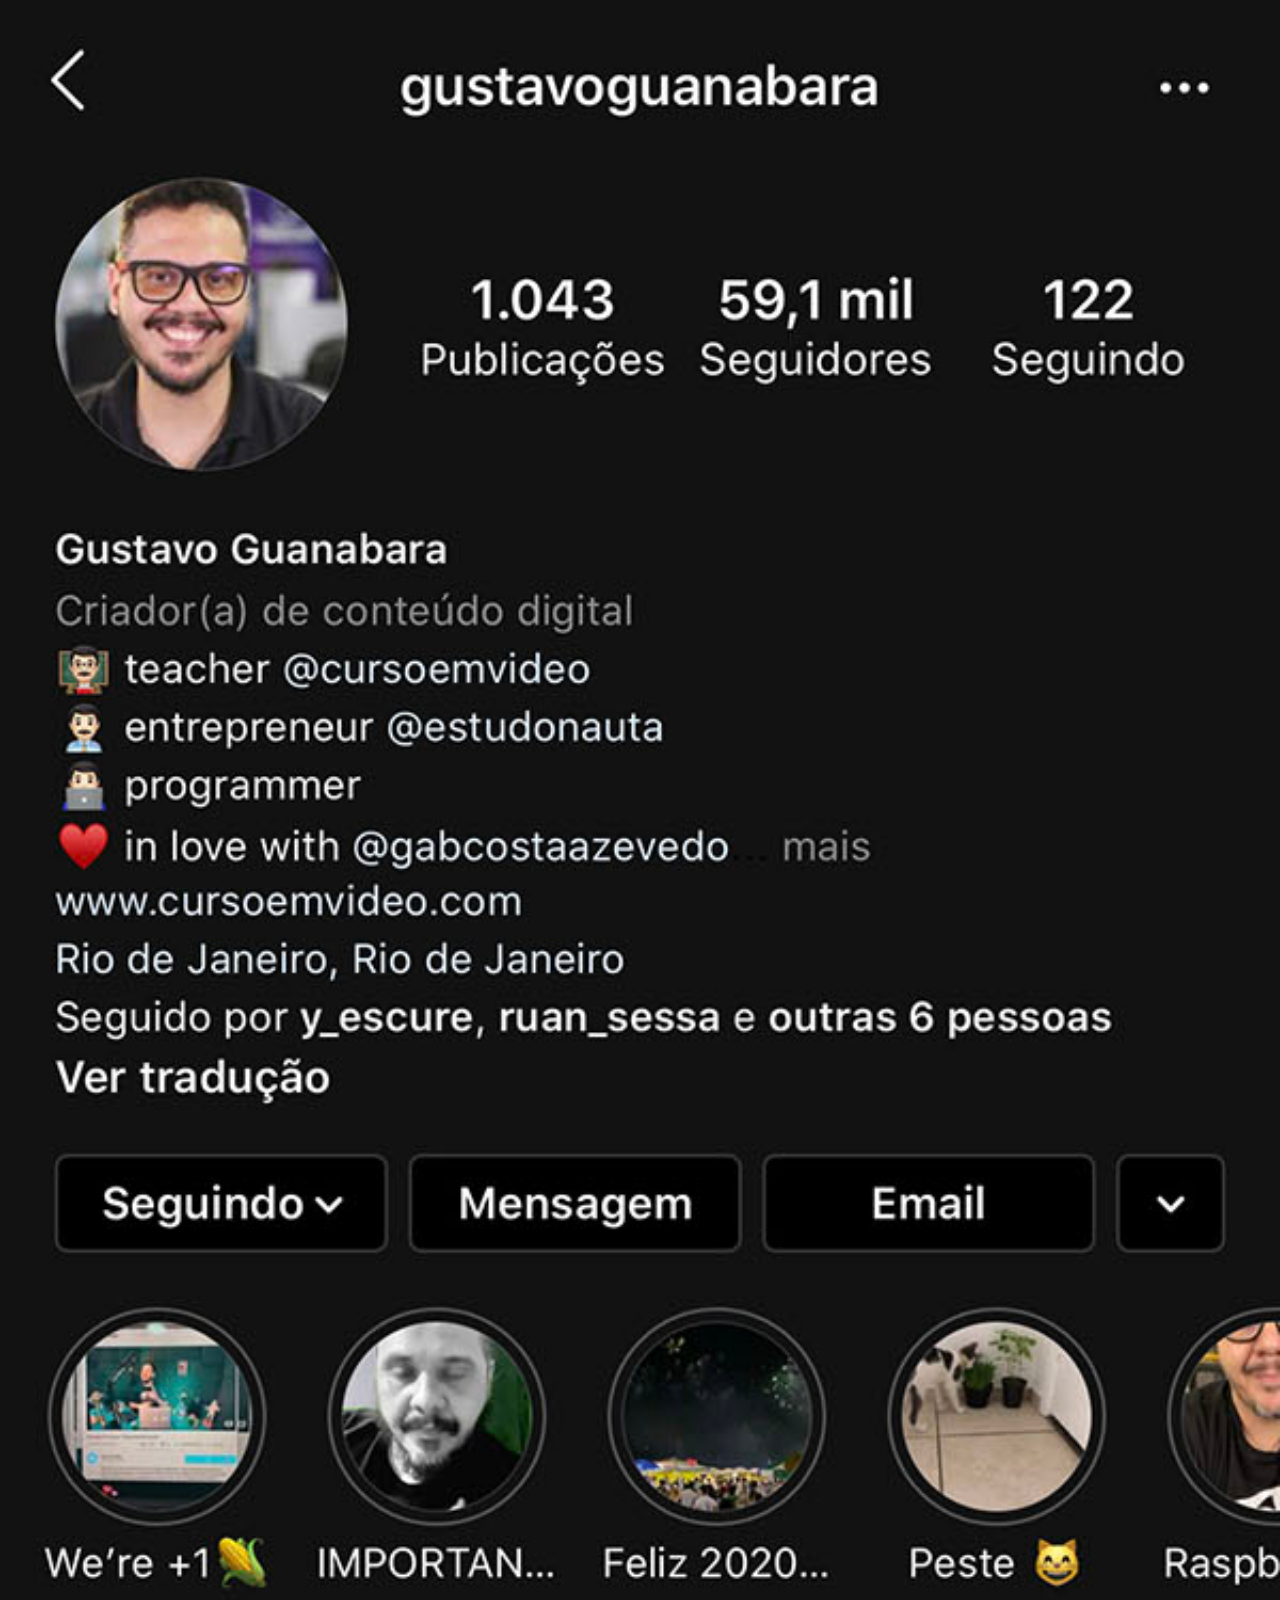
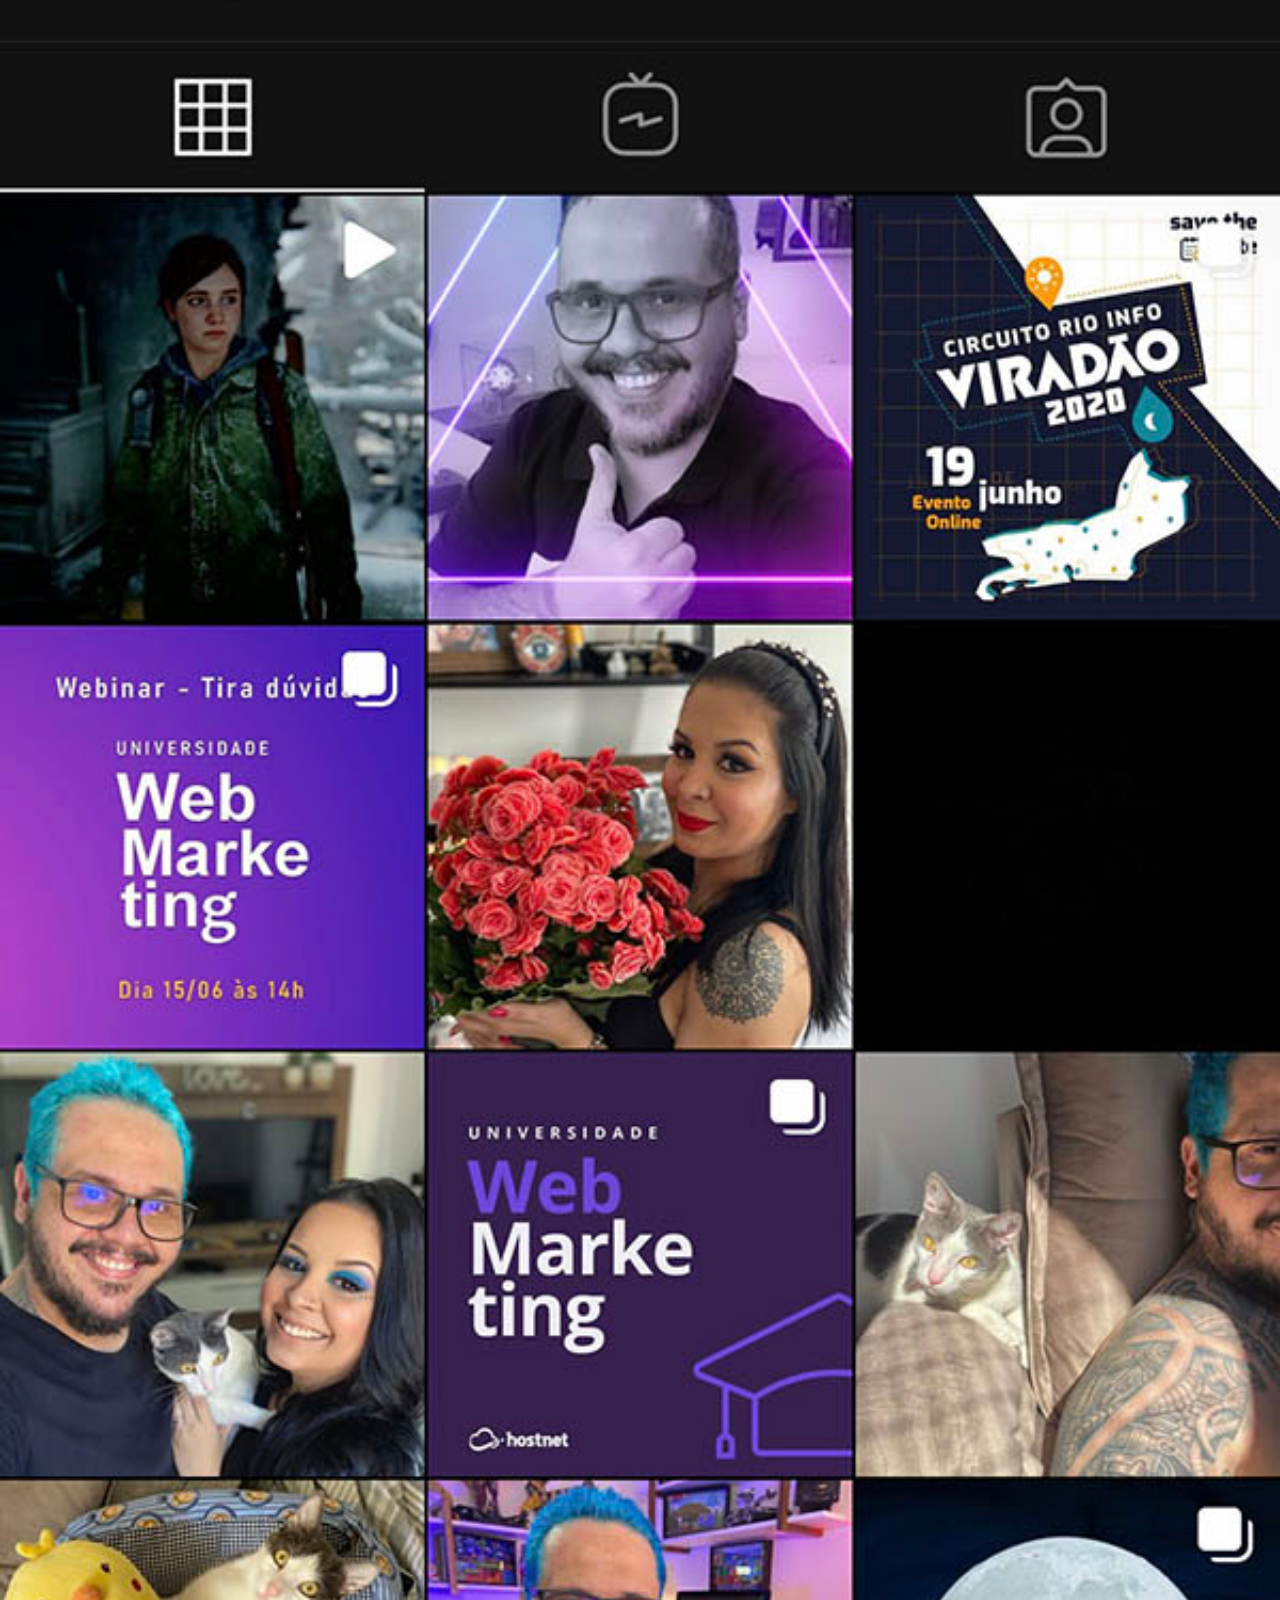
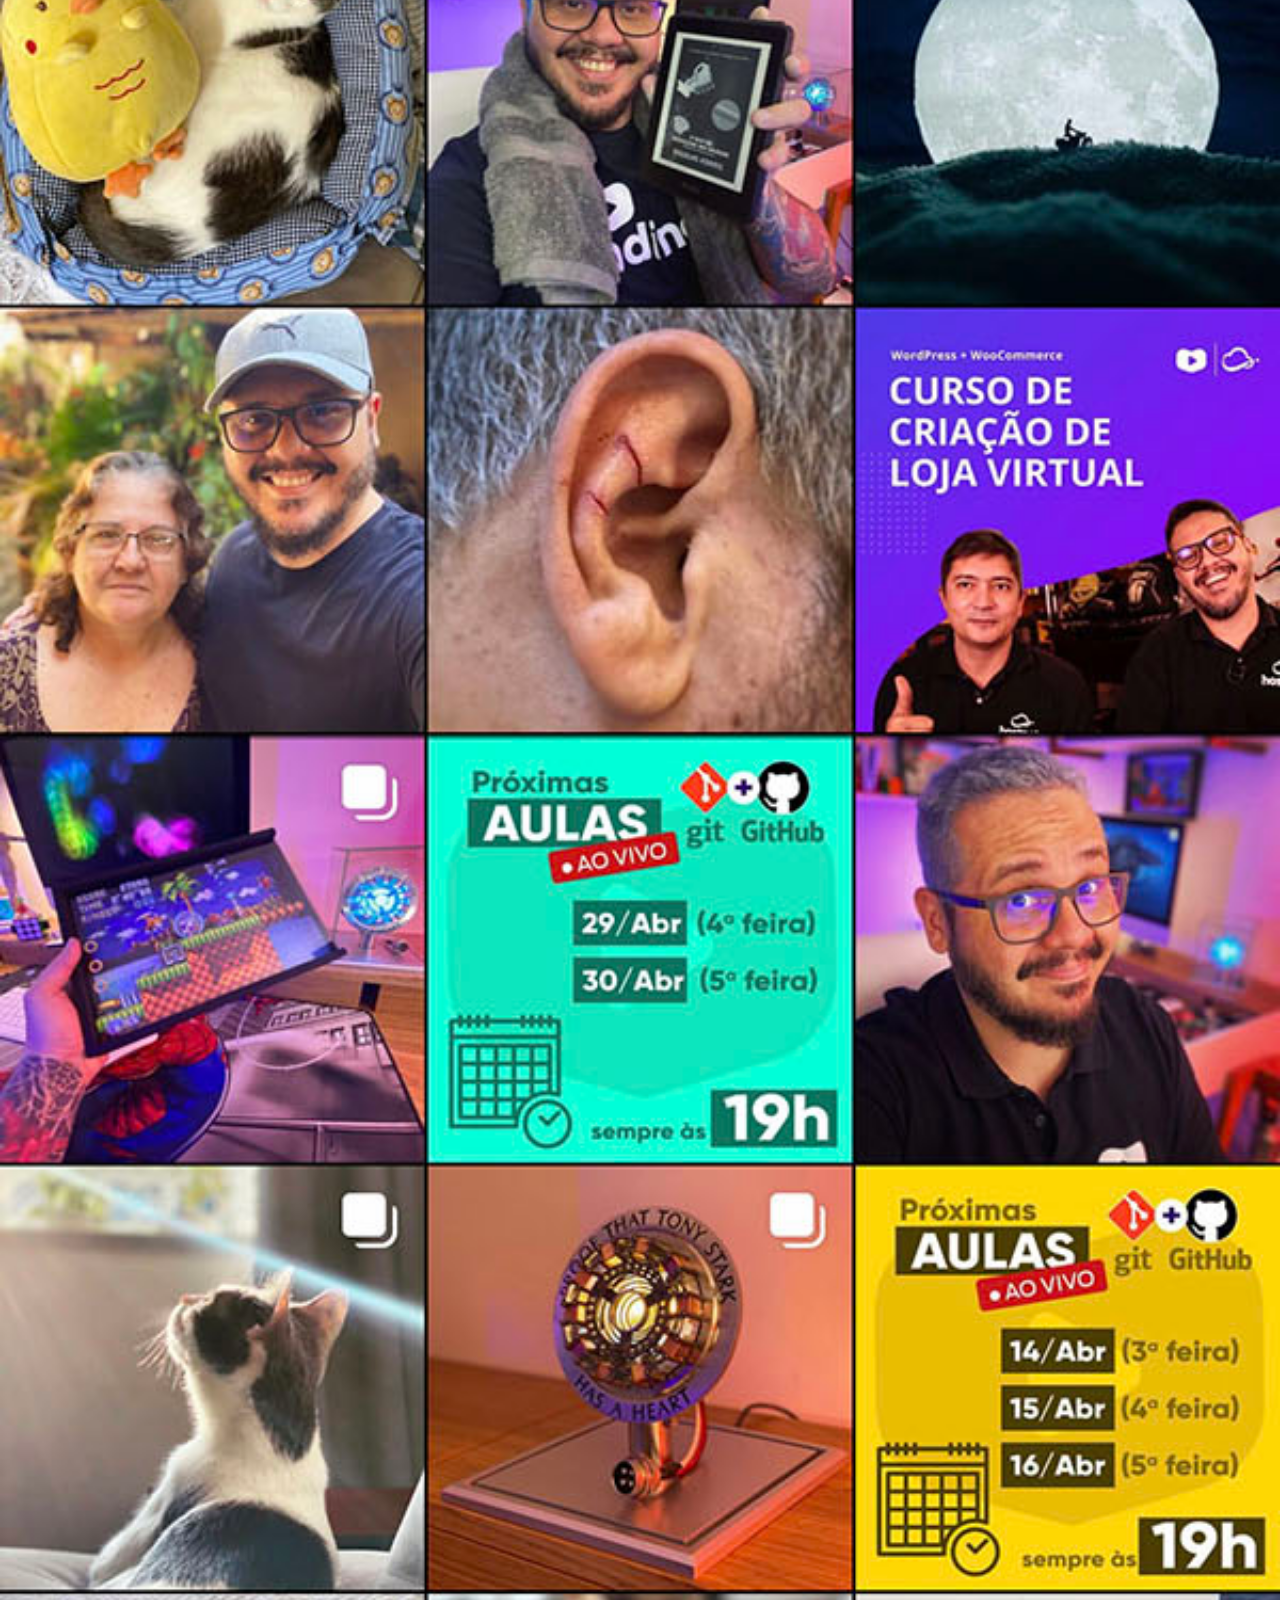
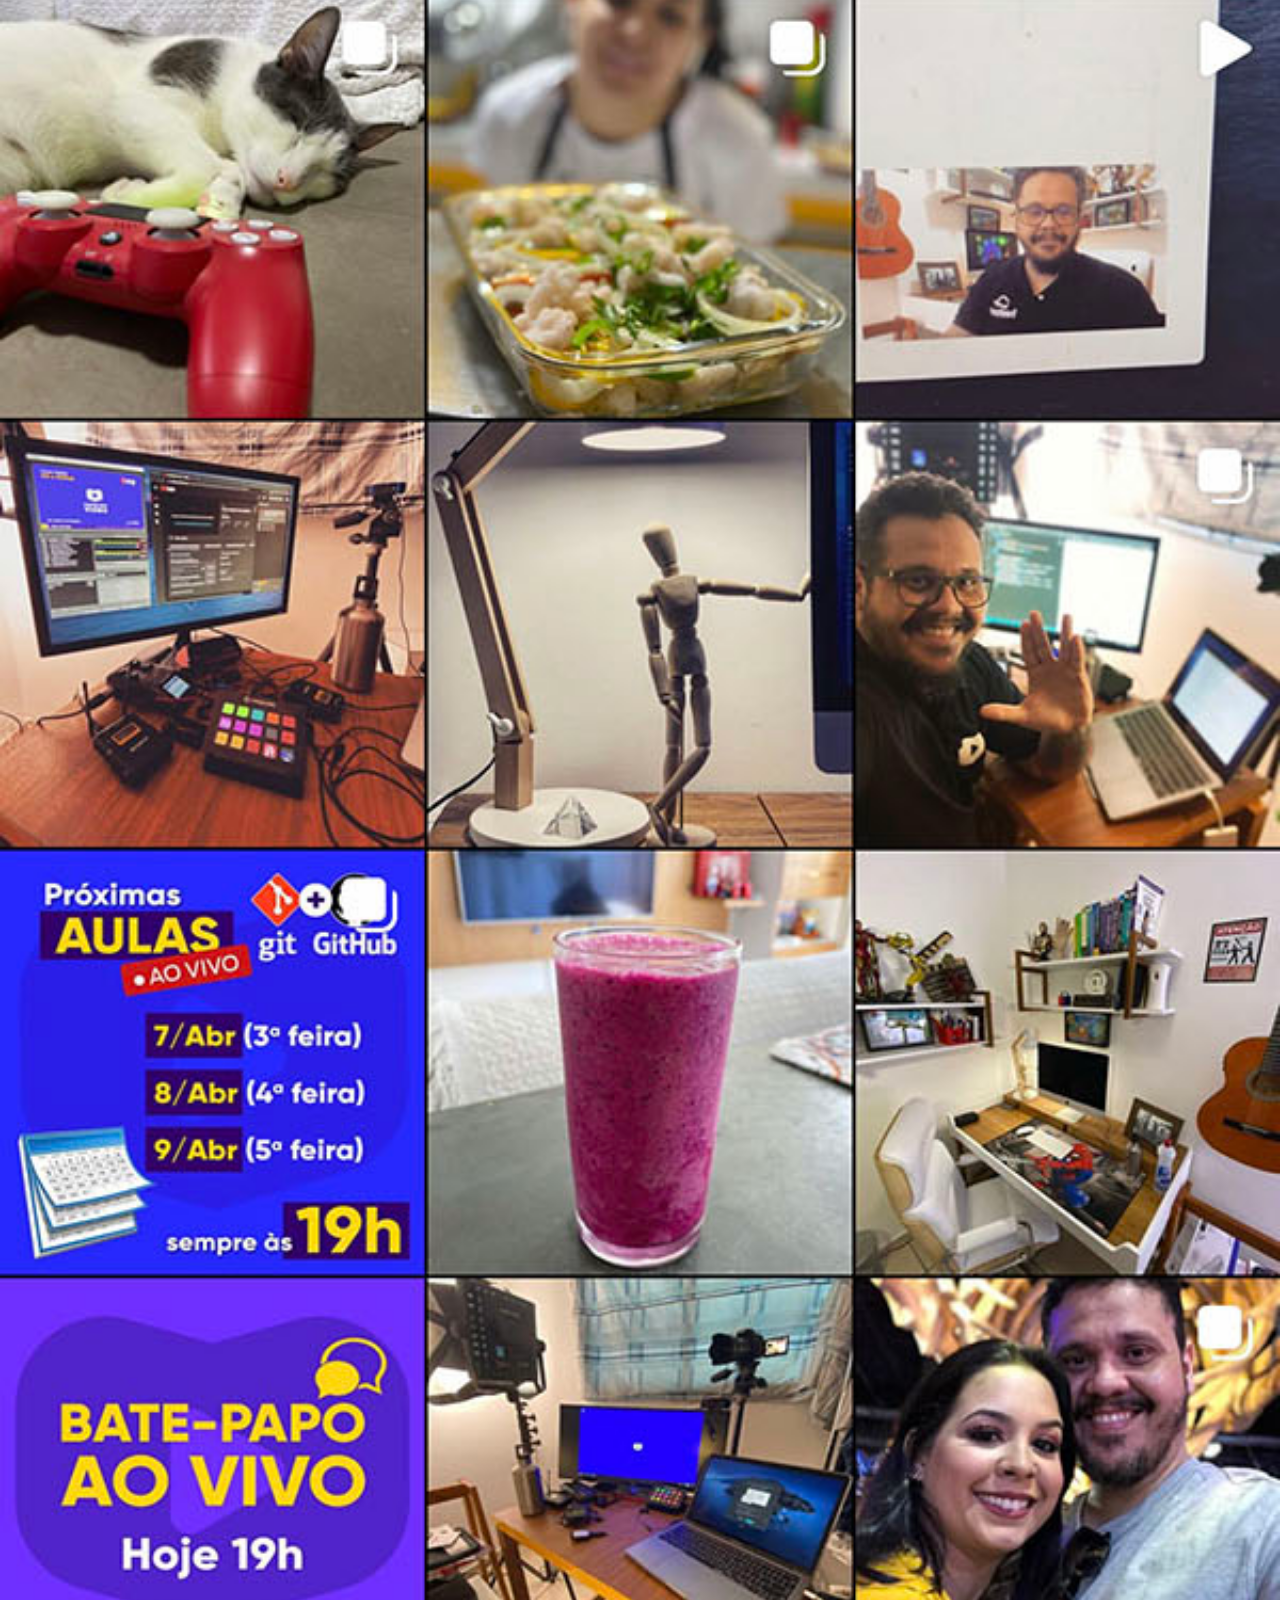
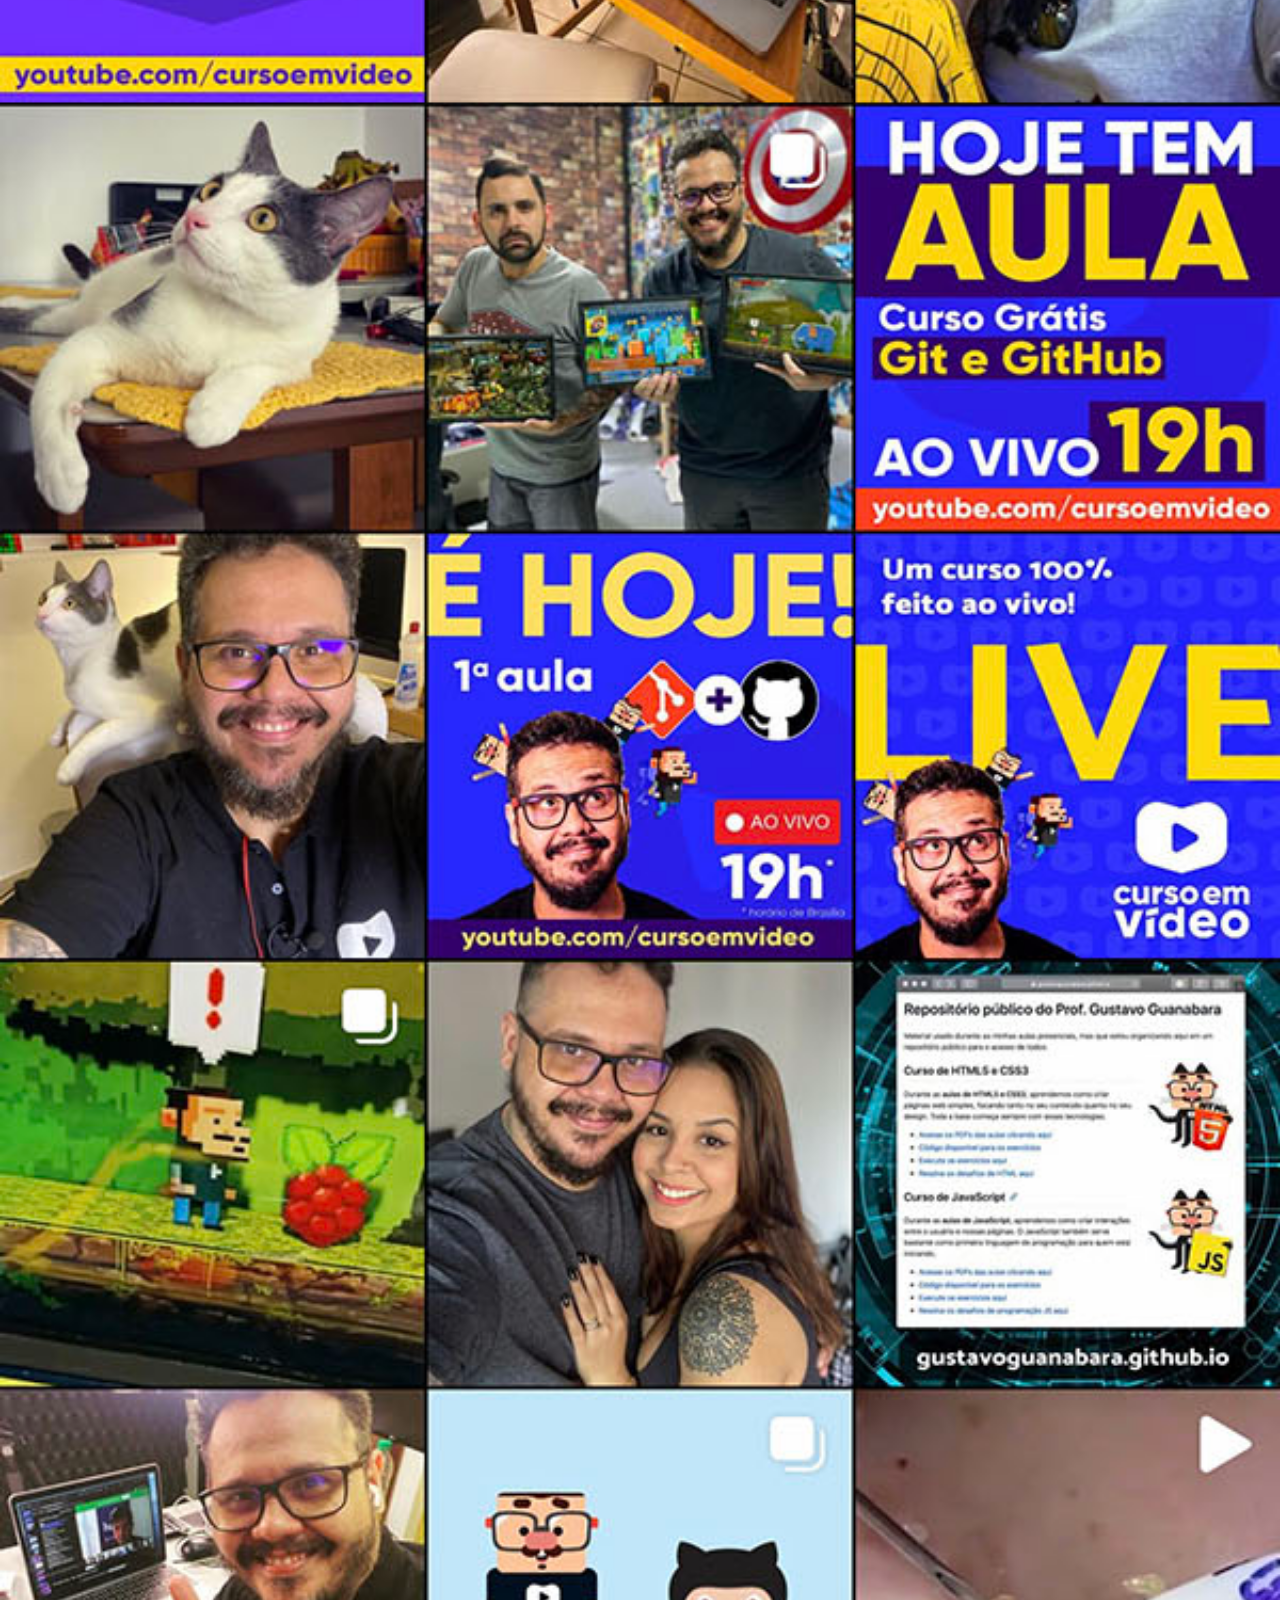
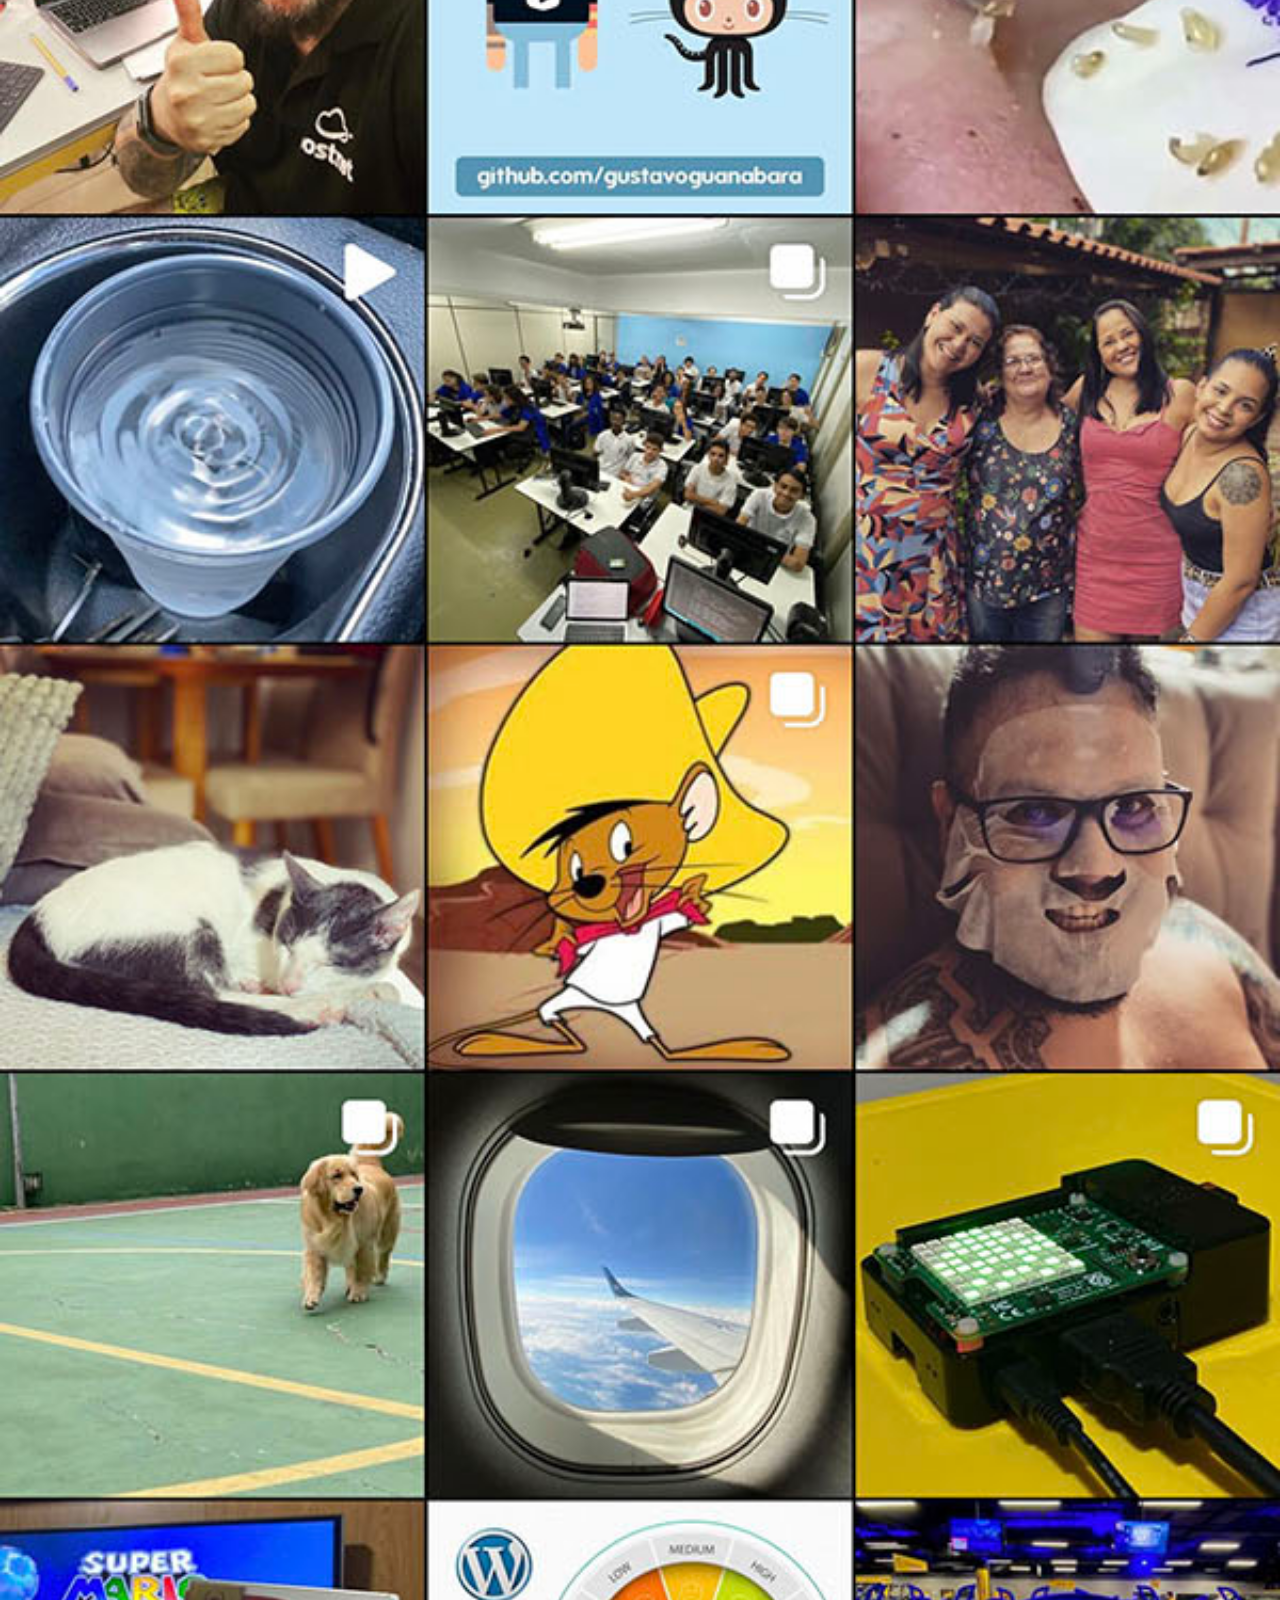
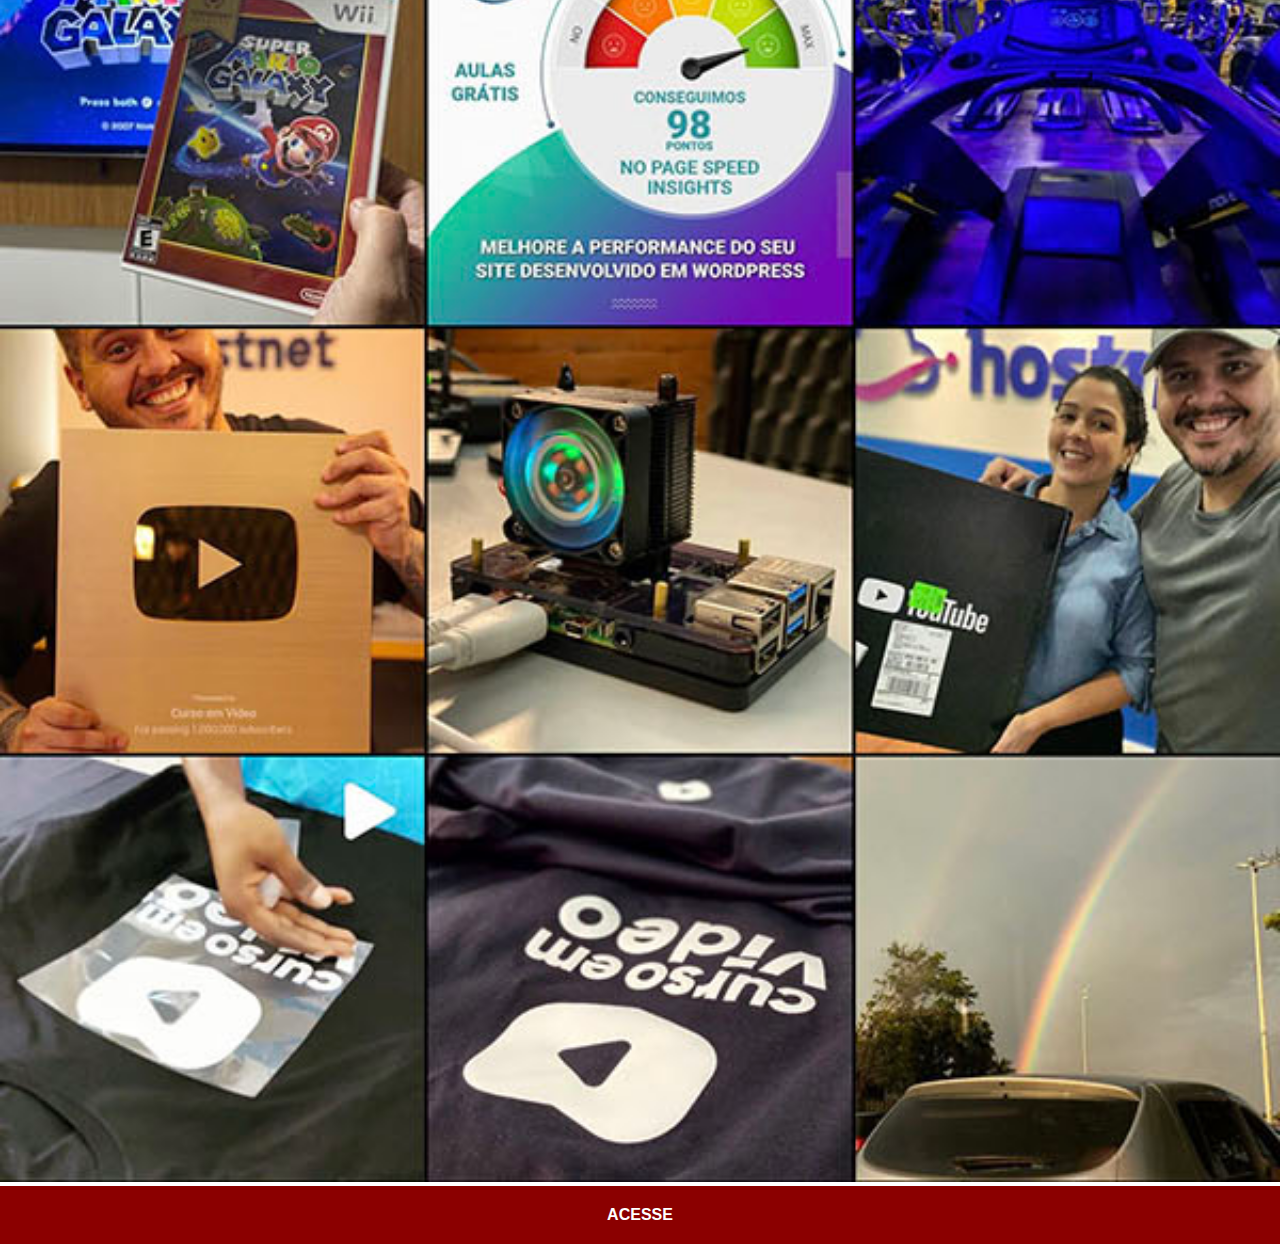
<file: instagram.html>
<!DOCTYPE html>
<html lang="pt-br">
<head>
    <meta charset="UTF-8">
    <meta name="viewport" content="width=device-width, initial-scale=1.0">
    <title>Instagram</title>
    <link rel="stylesheet" href="estilos/social.css">
</head>
<body>
    <img src="imagens/tela-instagram.jpg" alt="Github">
    <a href="https://www.instagram.com/gustavoguanabara/?hl=pt" target="_blank">ACESSE</a>
</body>
</html>
</file>
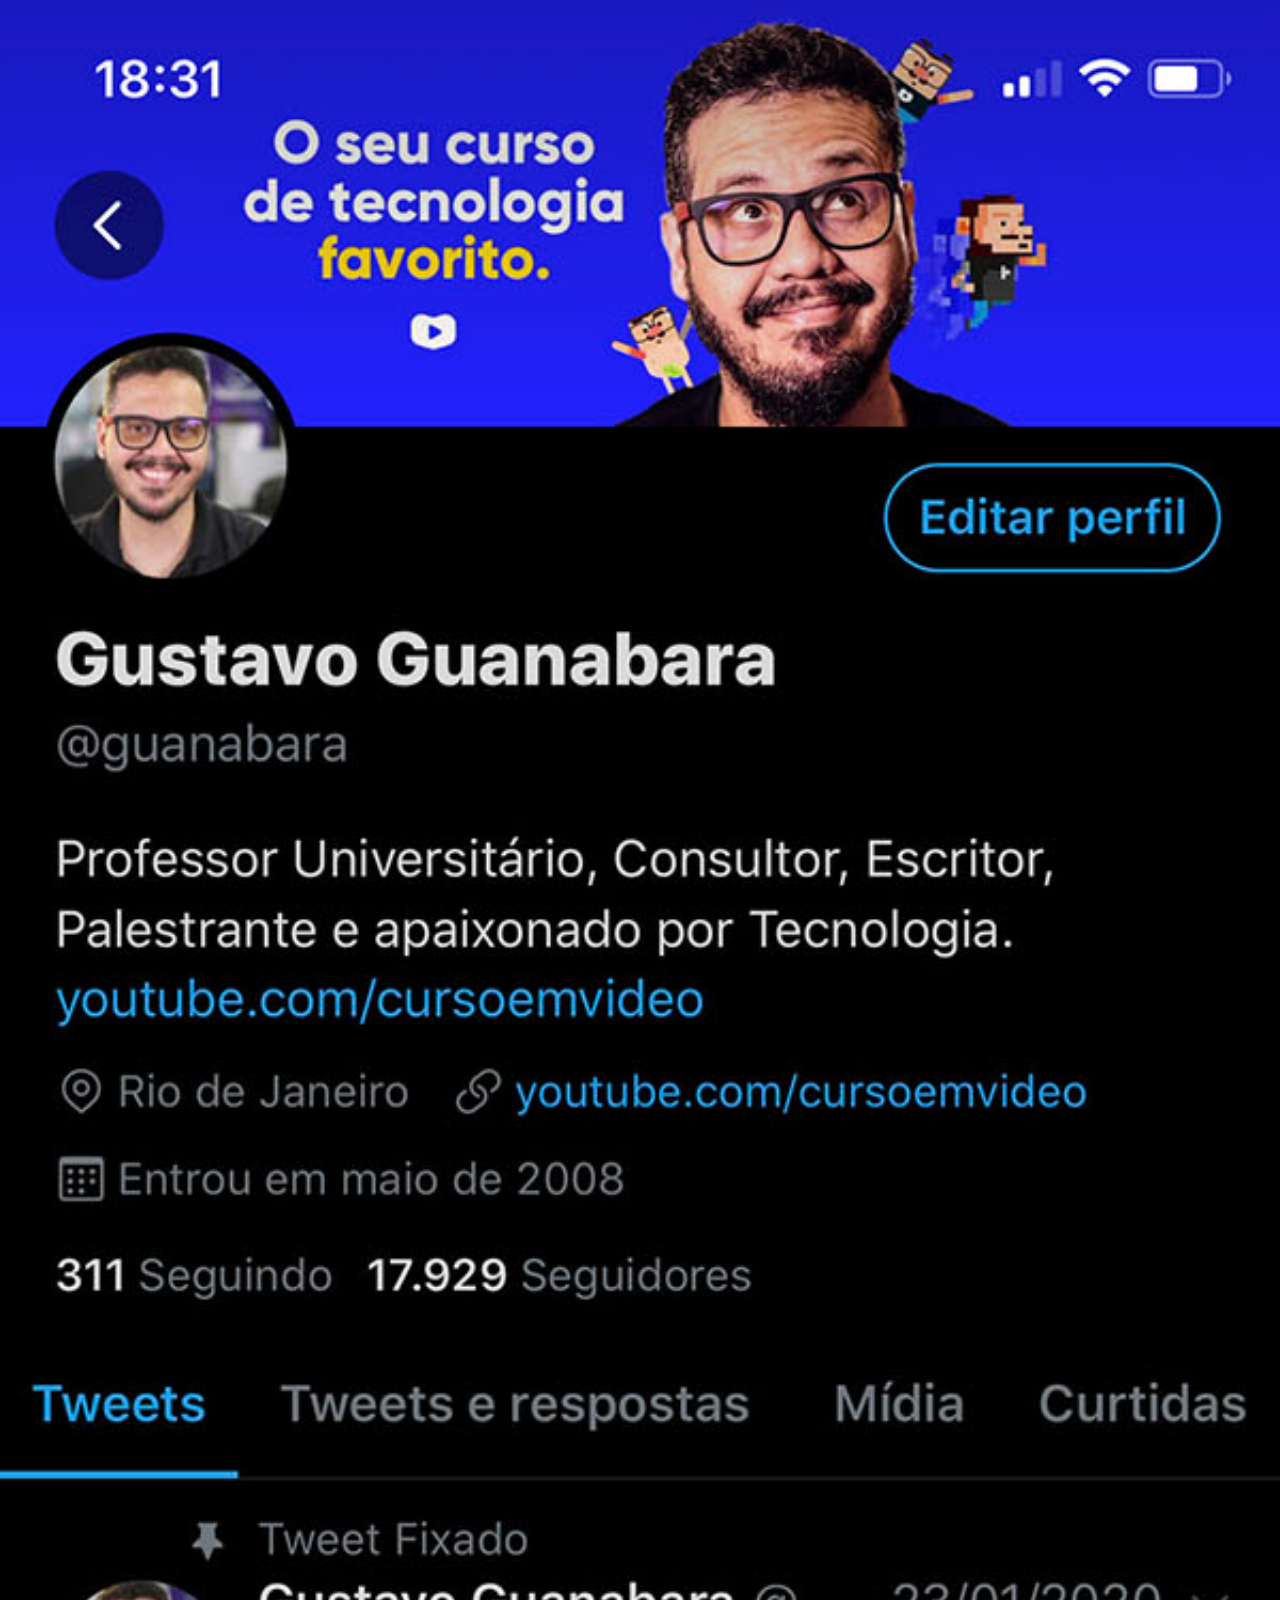
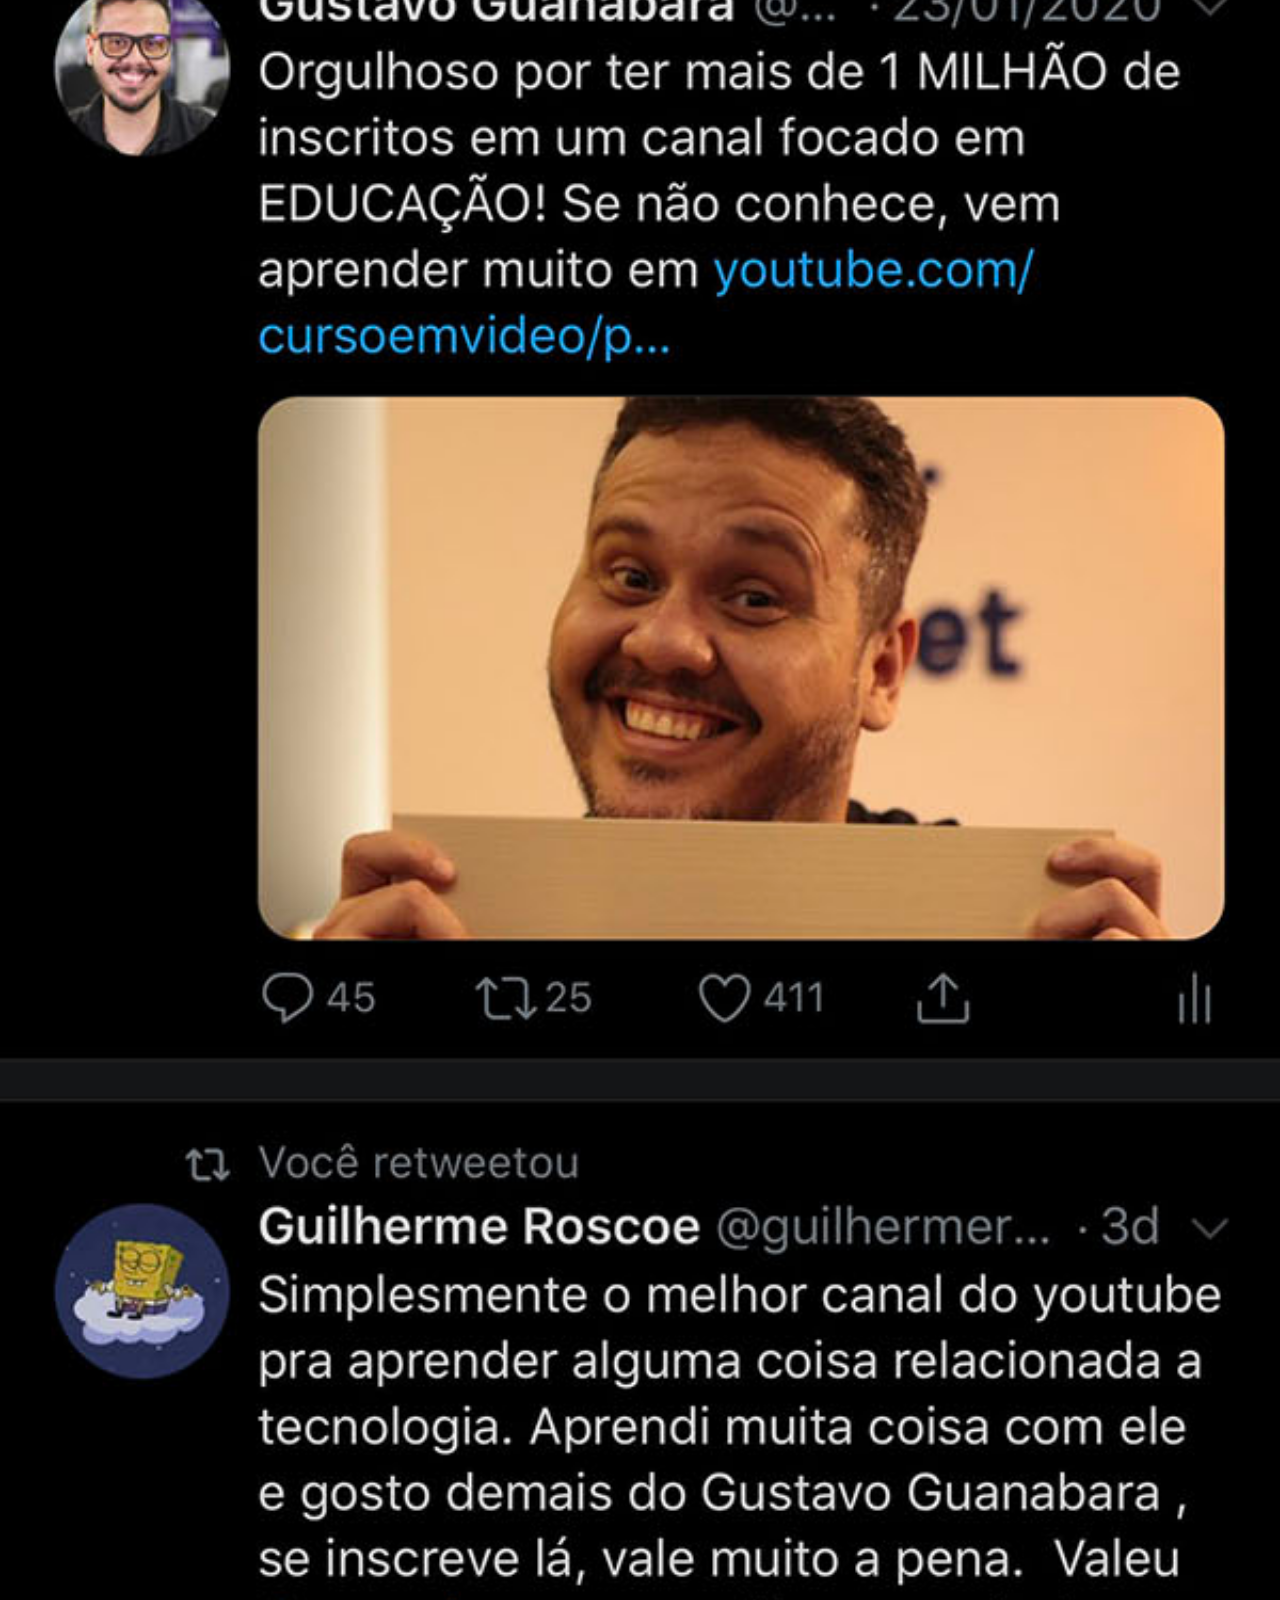
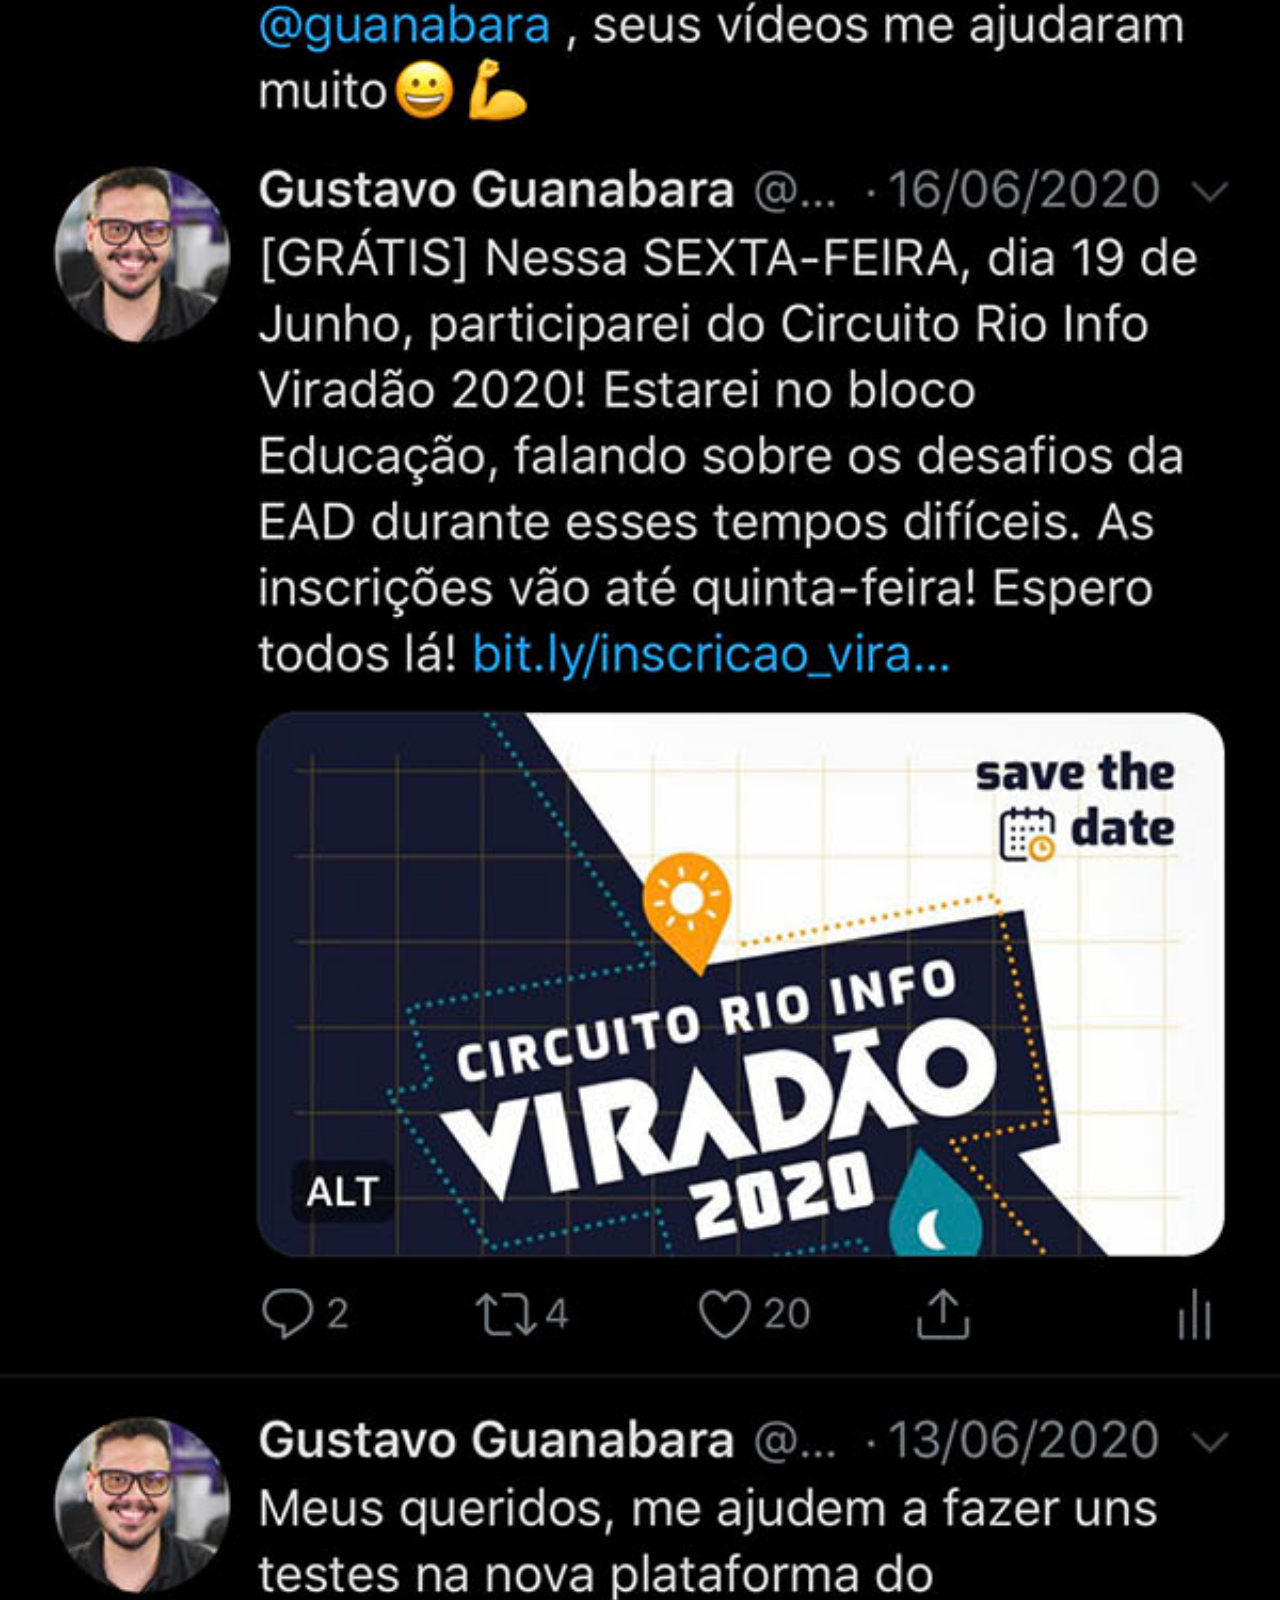
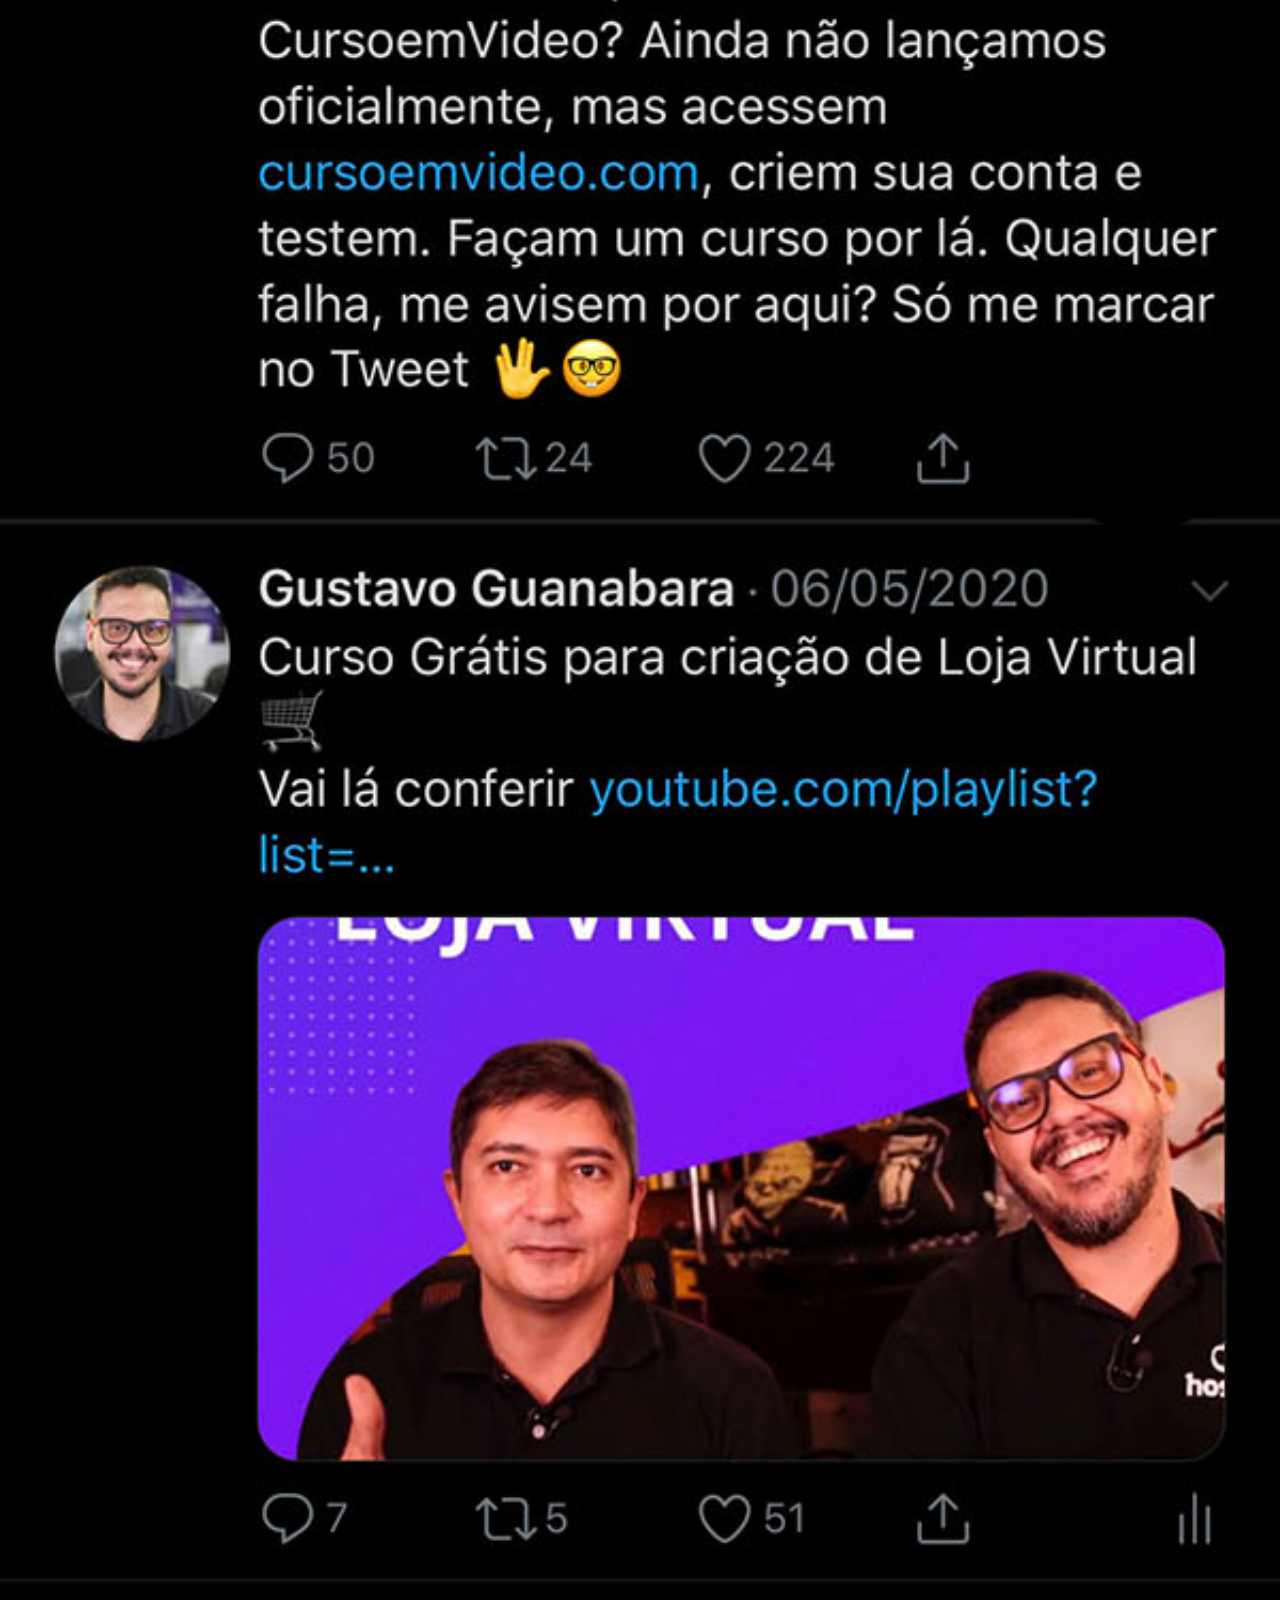
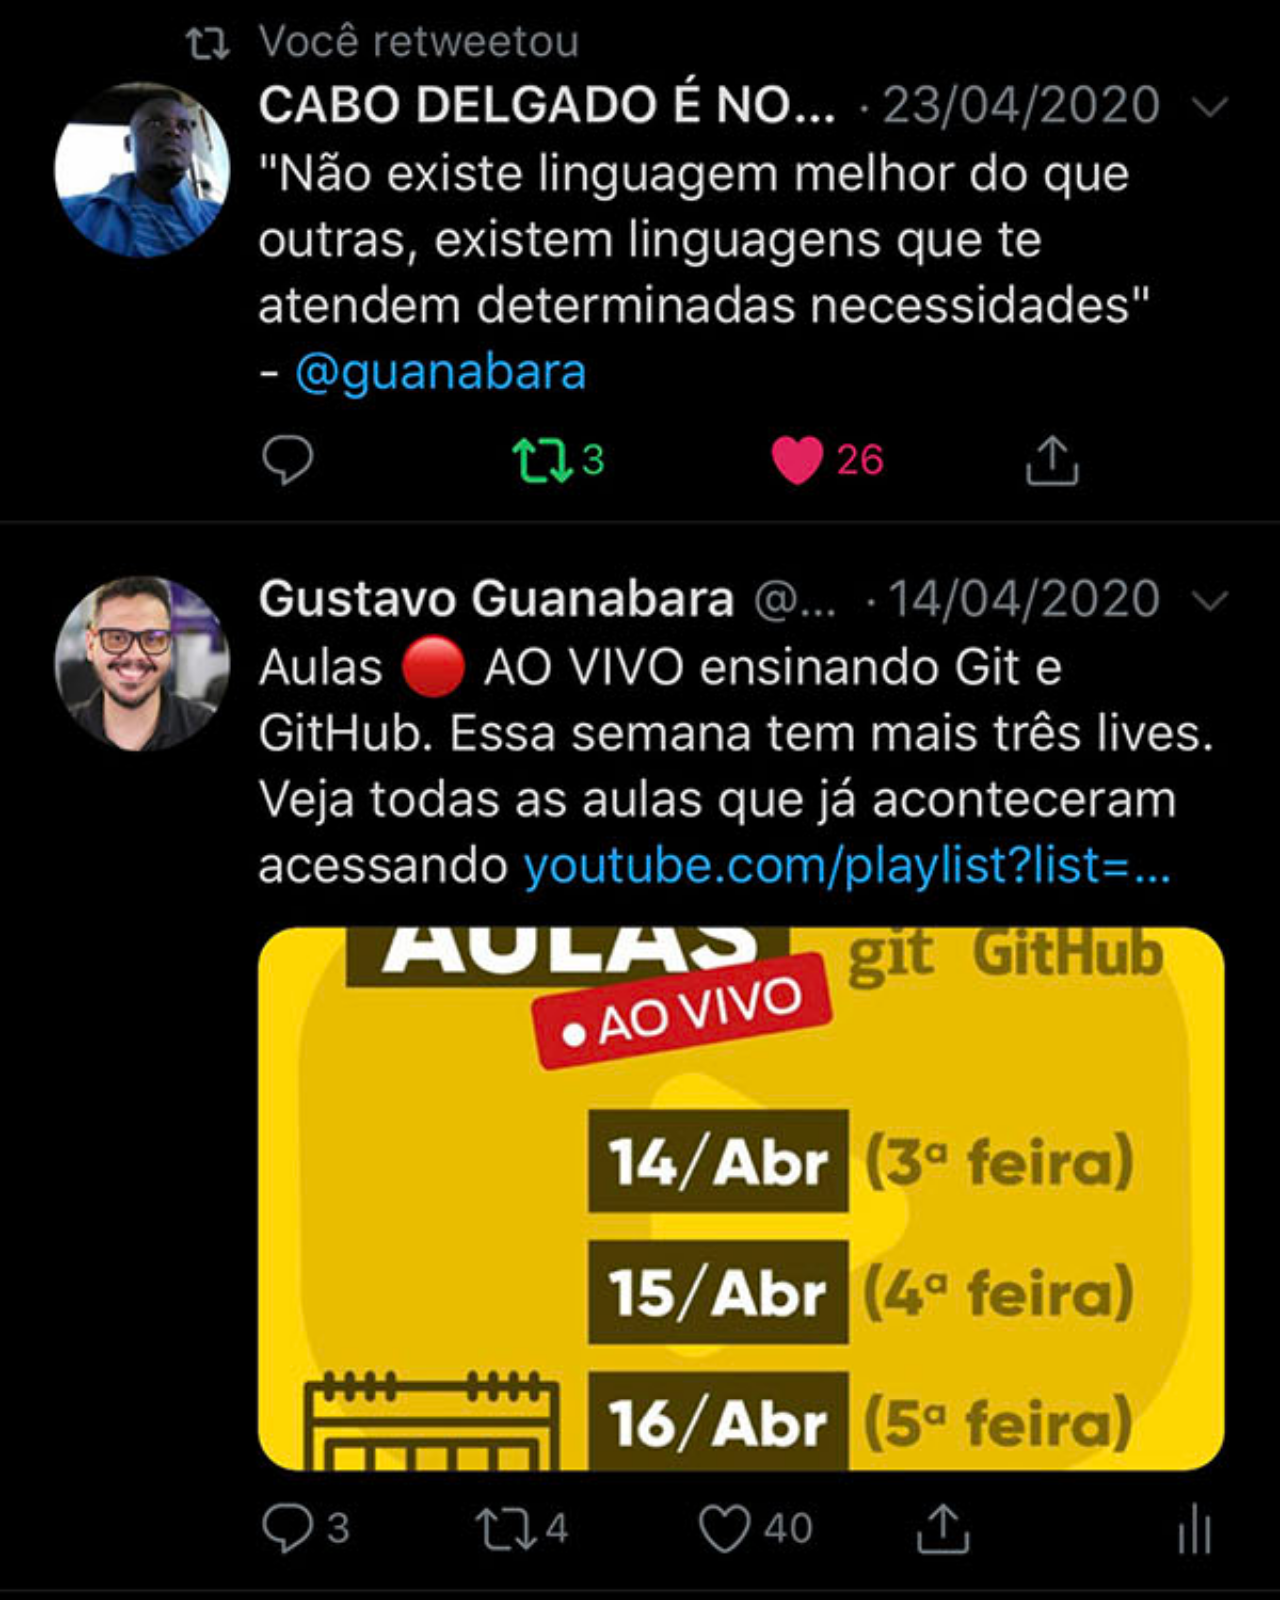
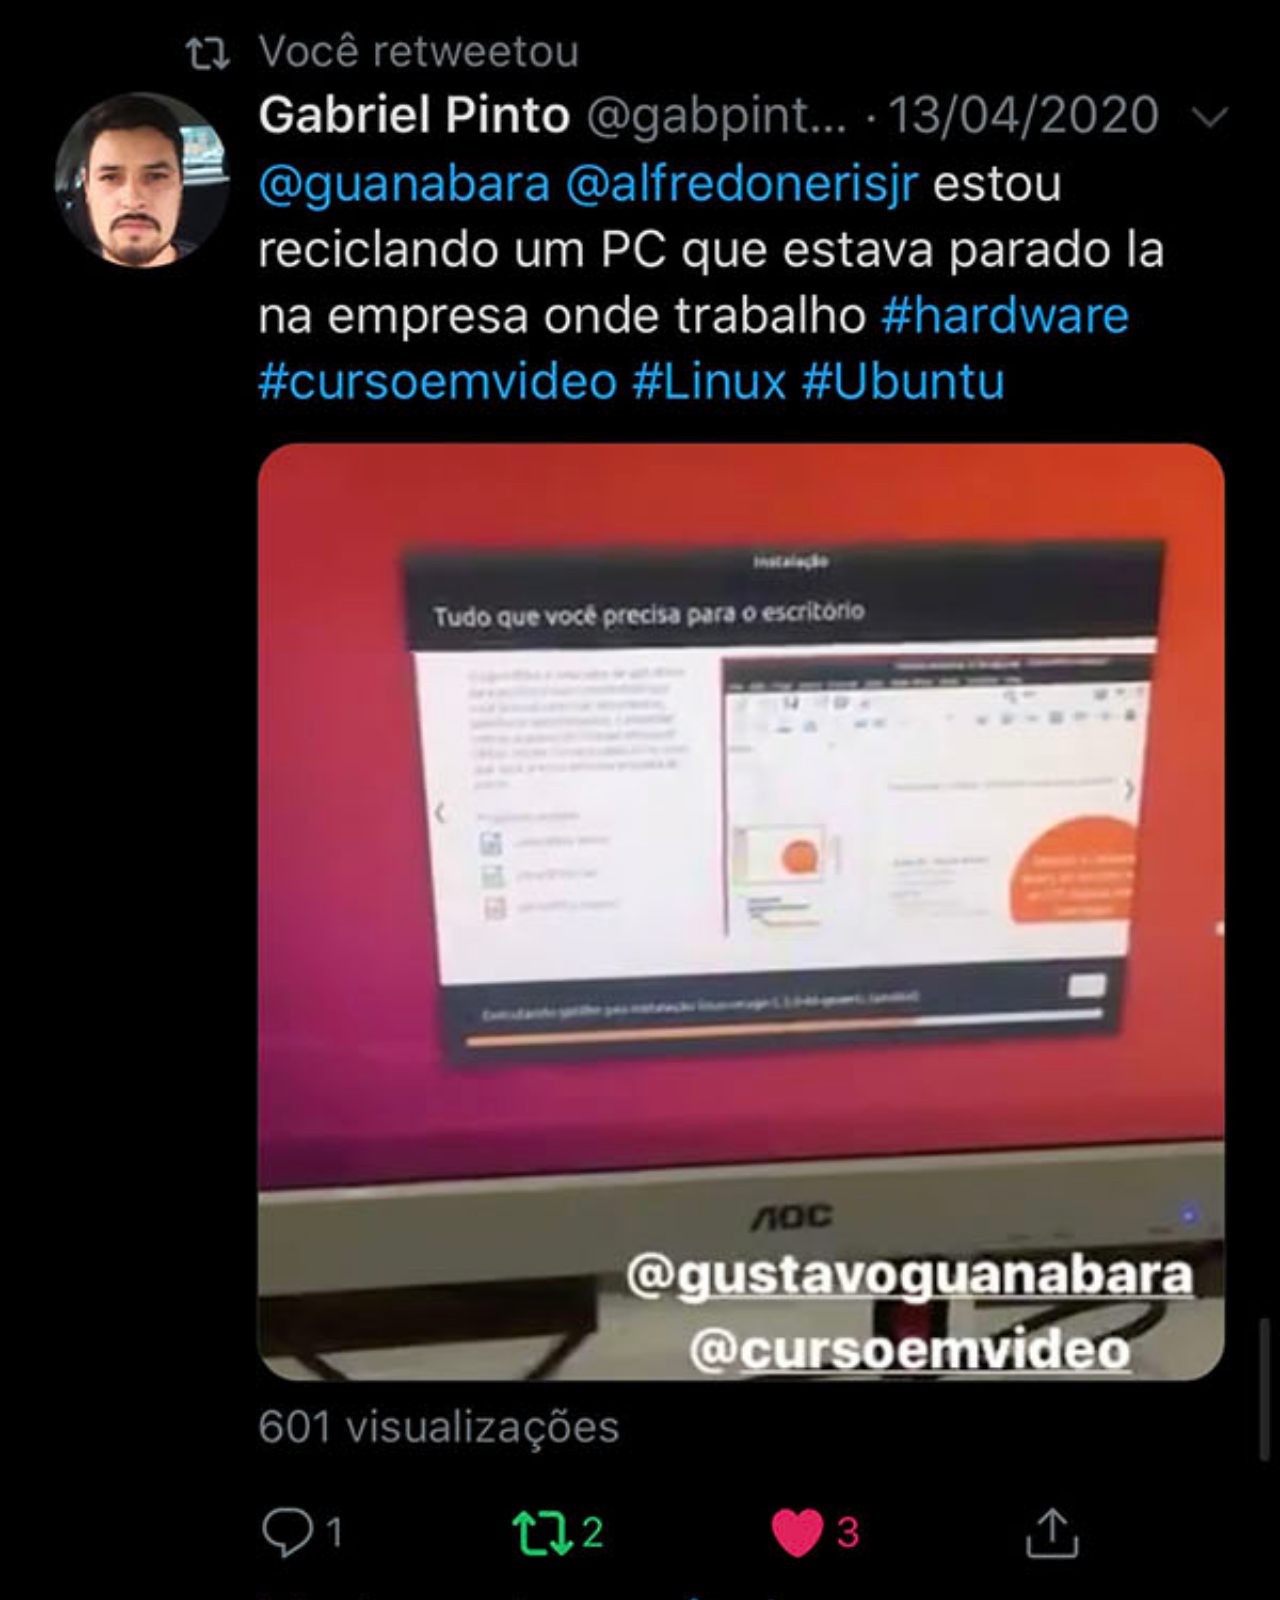
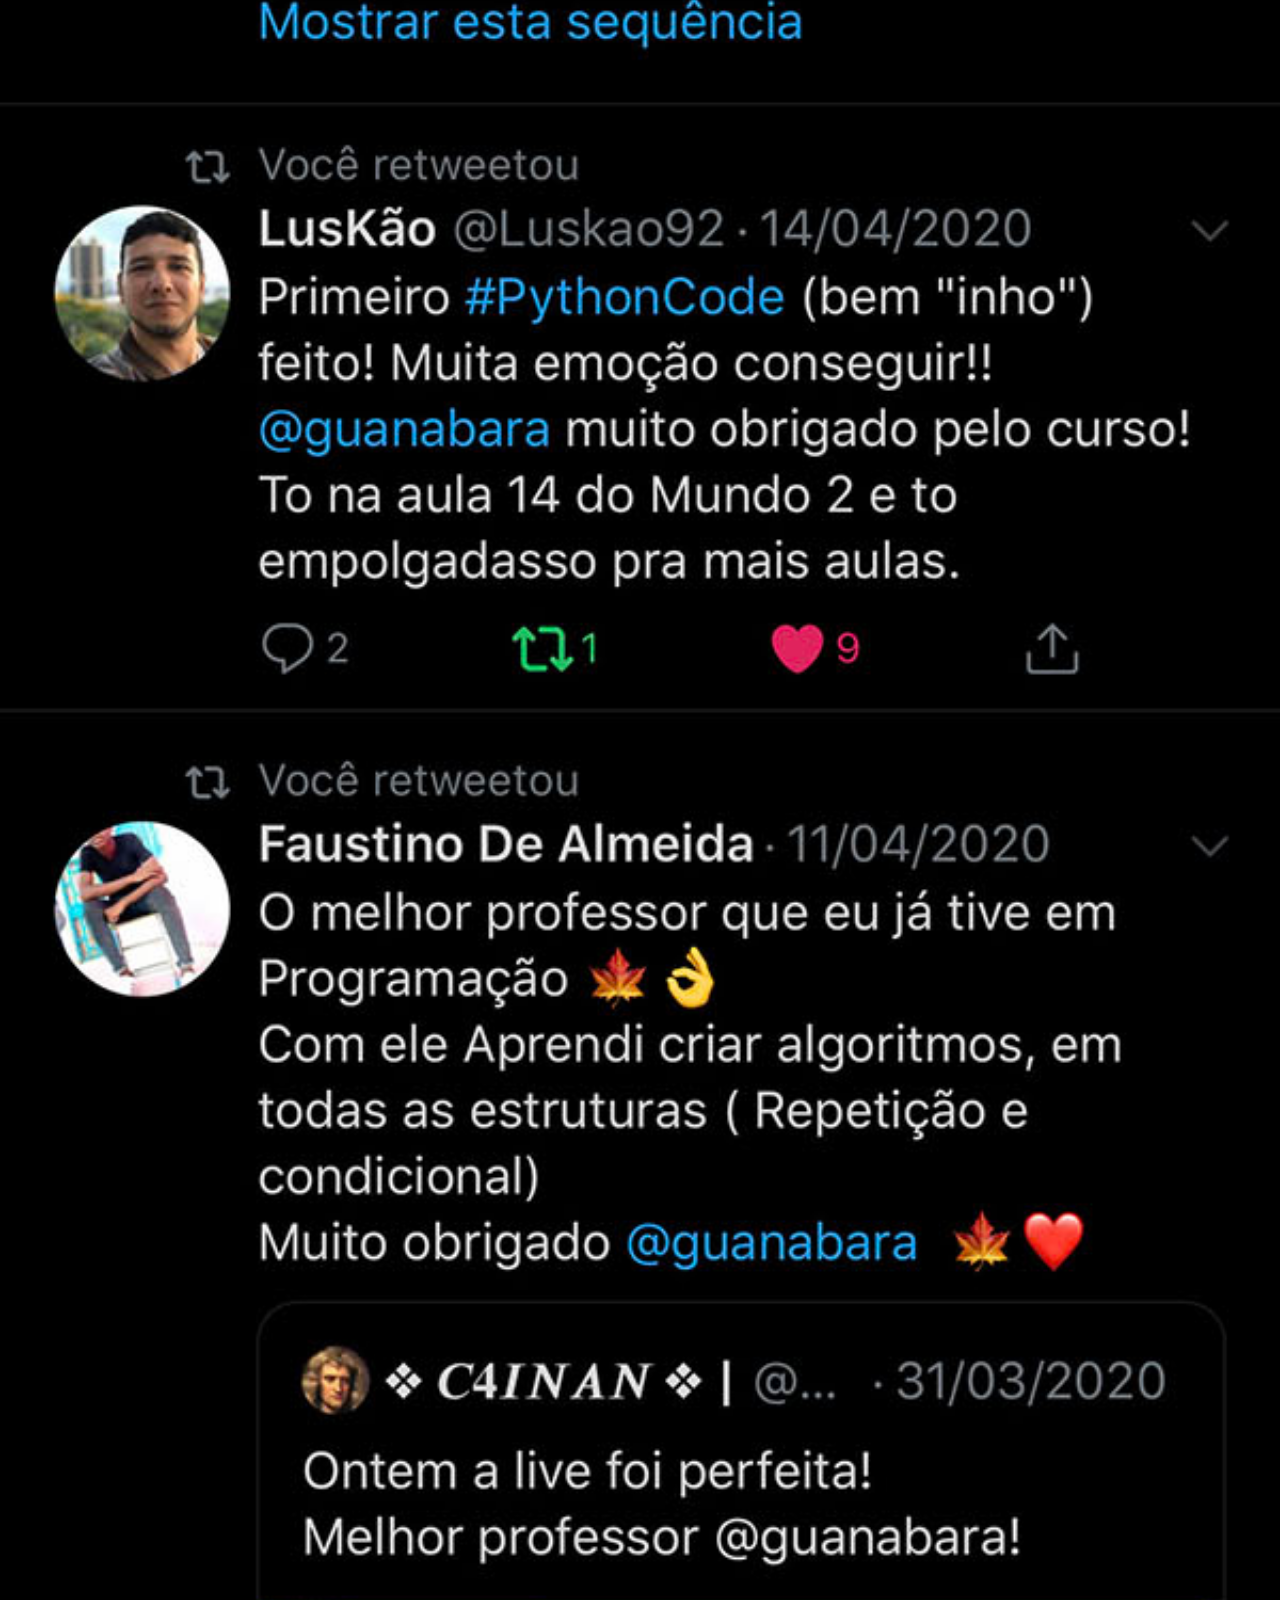
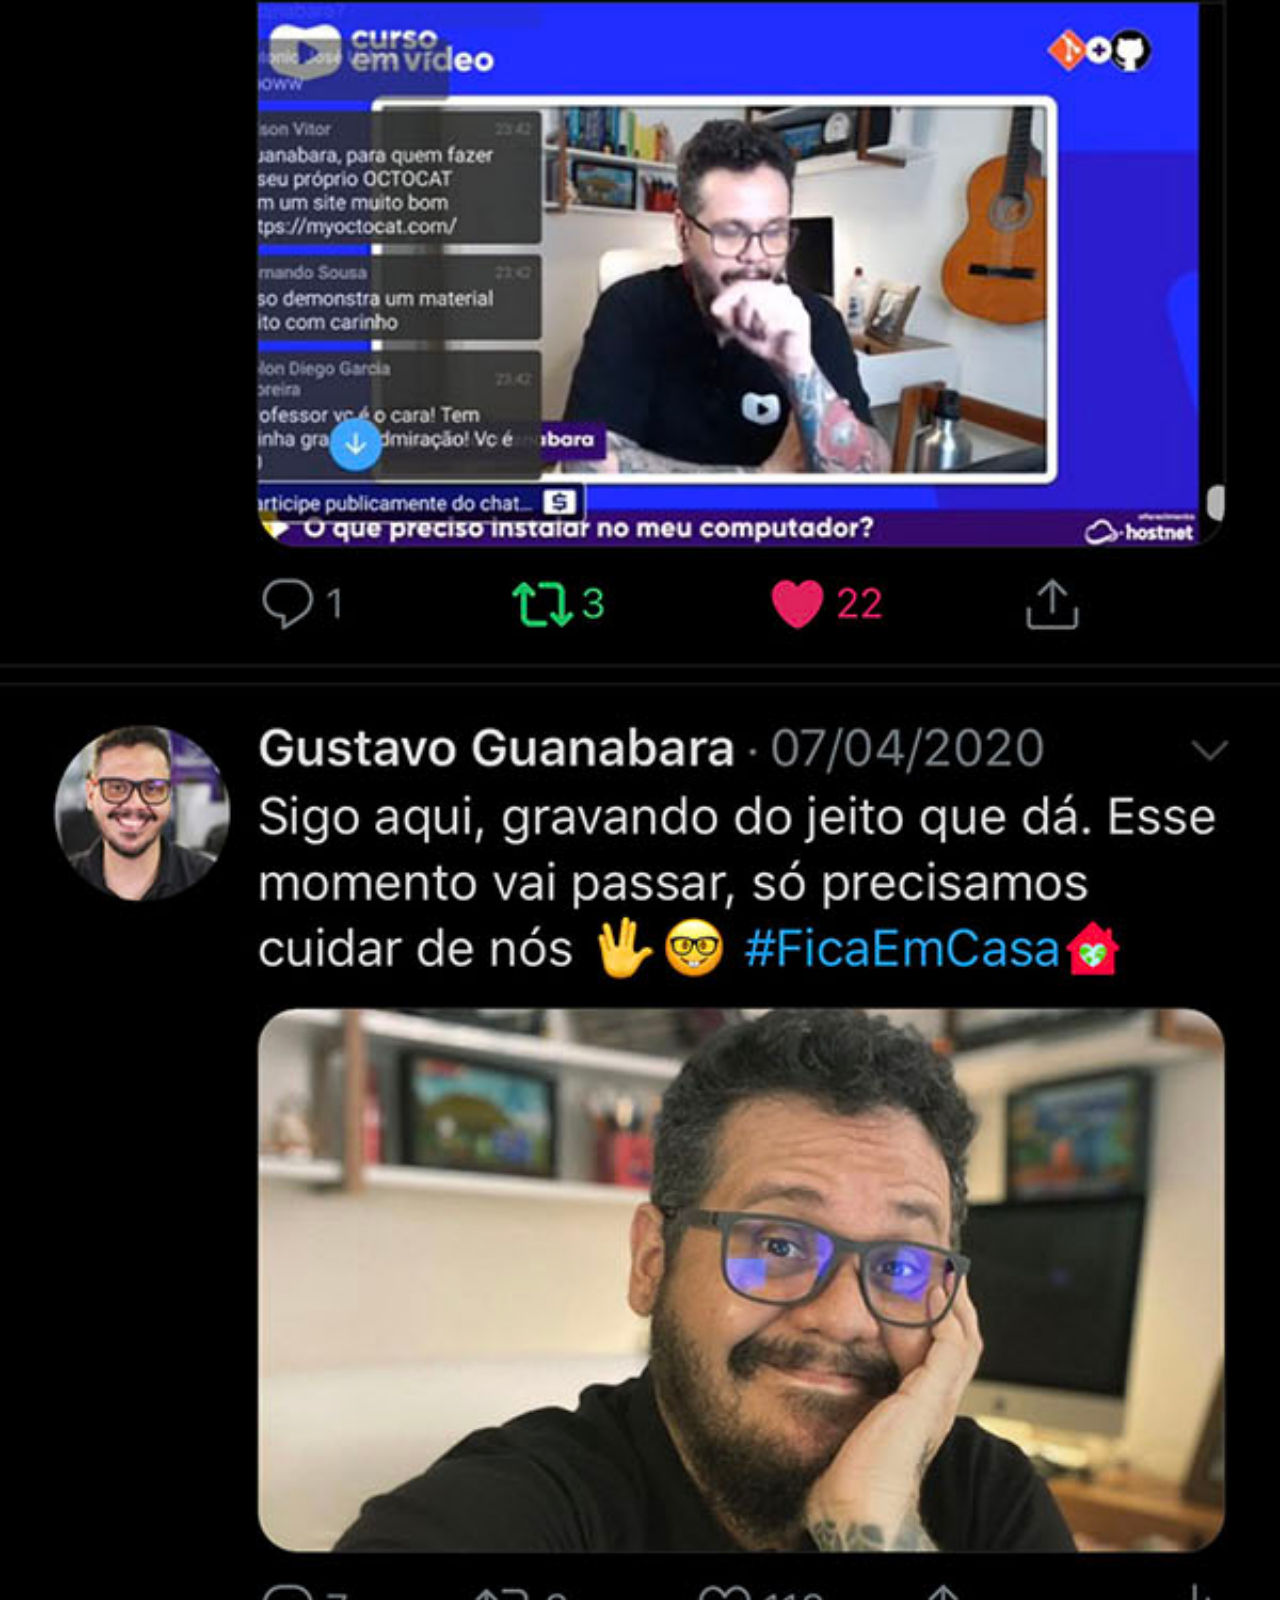
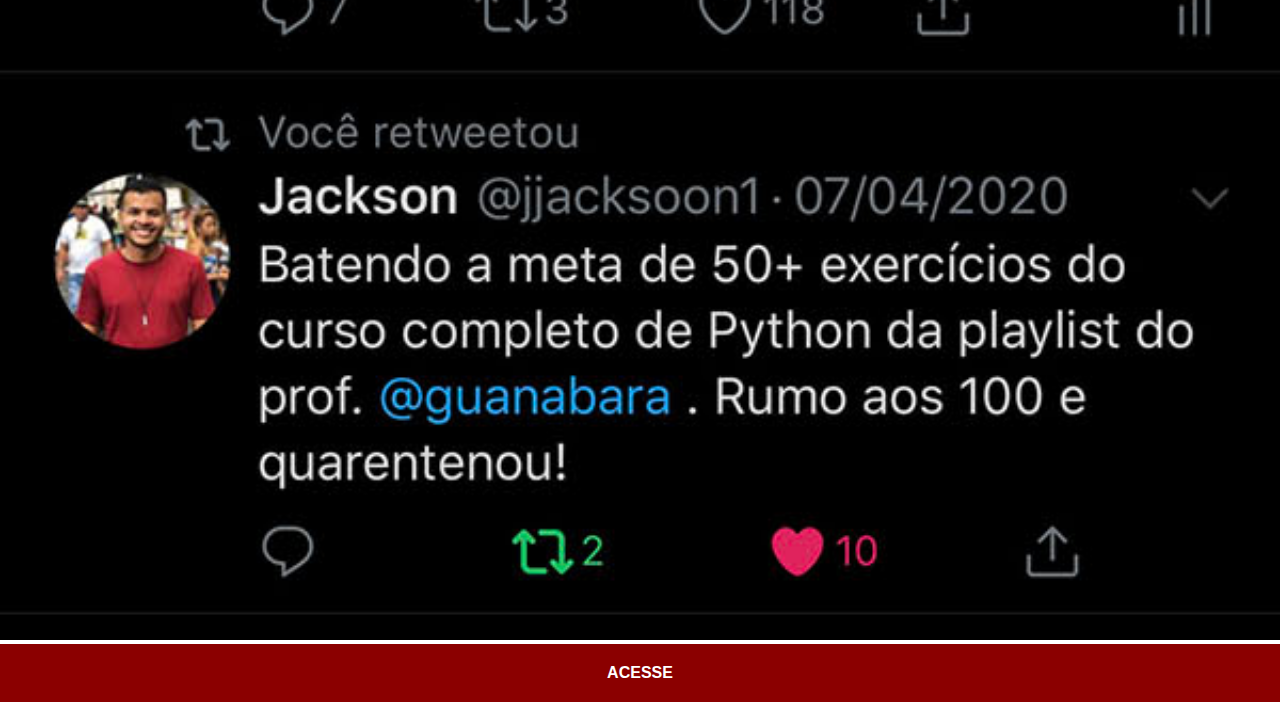
<file: twitter.html>
<!DOCTYPE html>
<html lang="pt-br">
<head>
    <meta charset="UTF-8">
    <meta name="viewport" content="width=device-width, initial-scale=1.0">
    <title>Twitter</title>
    <link rel="stylesheet" href="estilos/social.css">
</head>
<body>
    <img src="imagens/tela-twitter.jpg" alt="Github">
    <a href="https://twitter.com/guanabara" target="_blank">ACESSE</a>
</body>
</html>
</file>
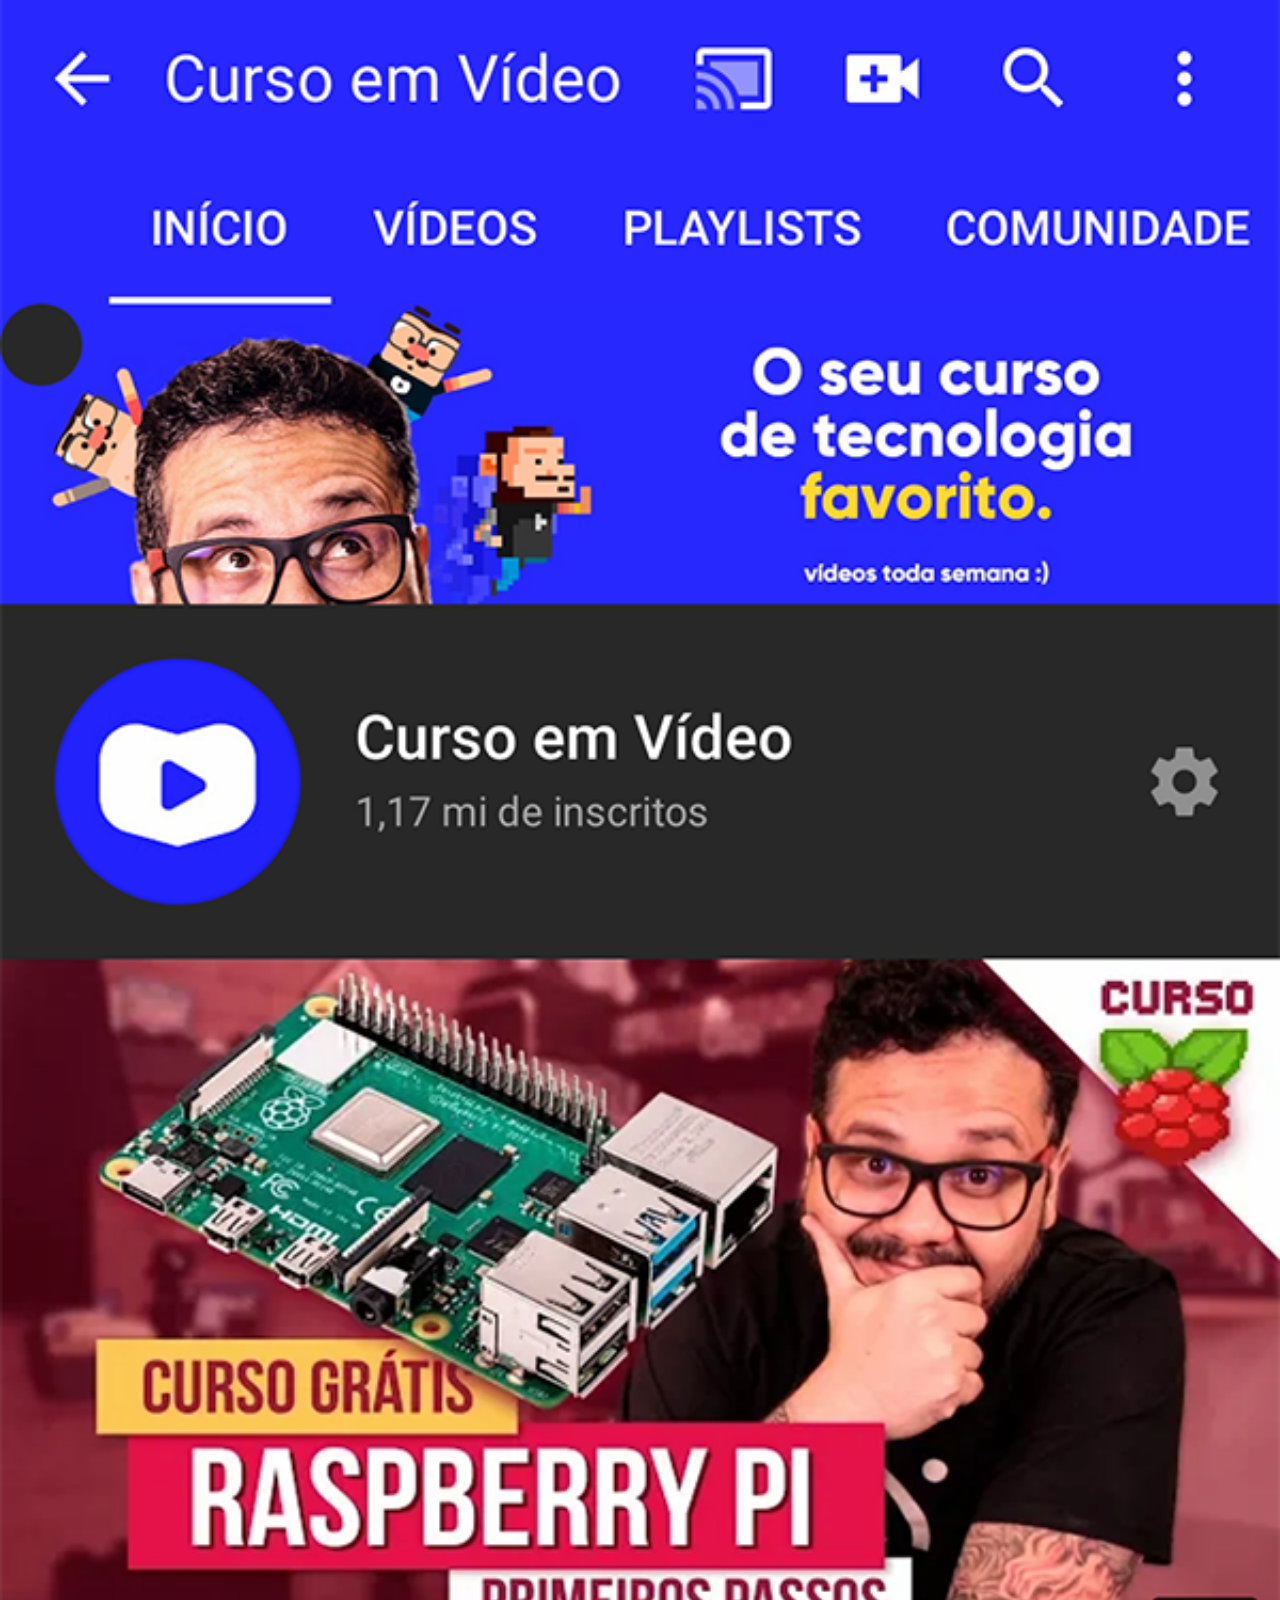
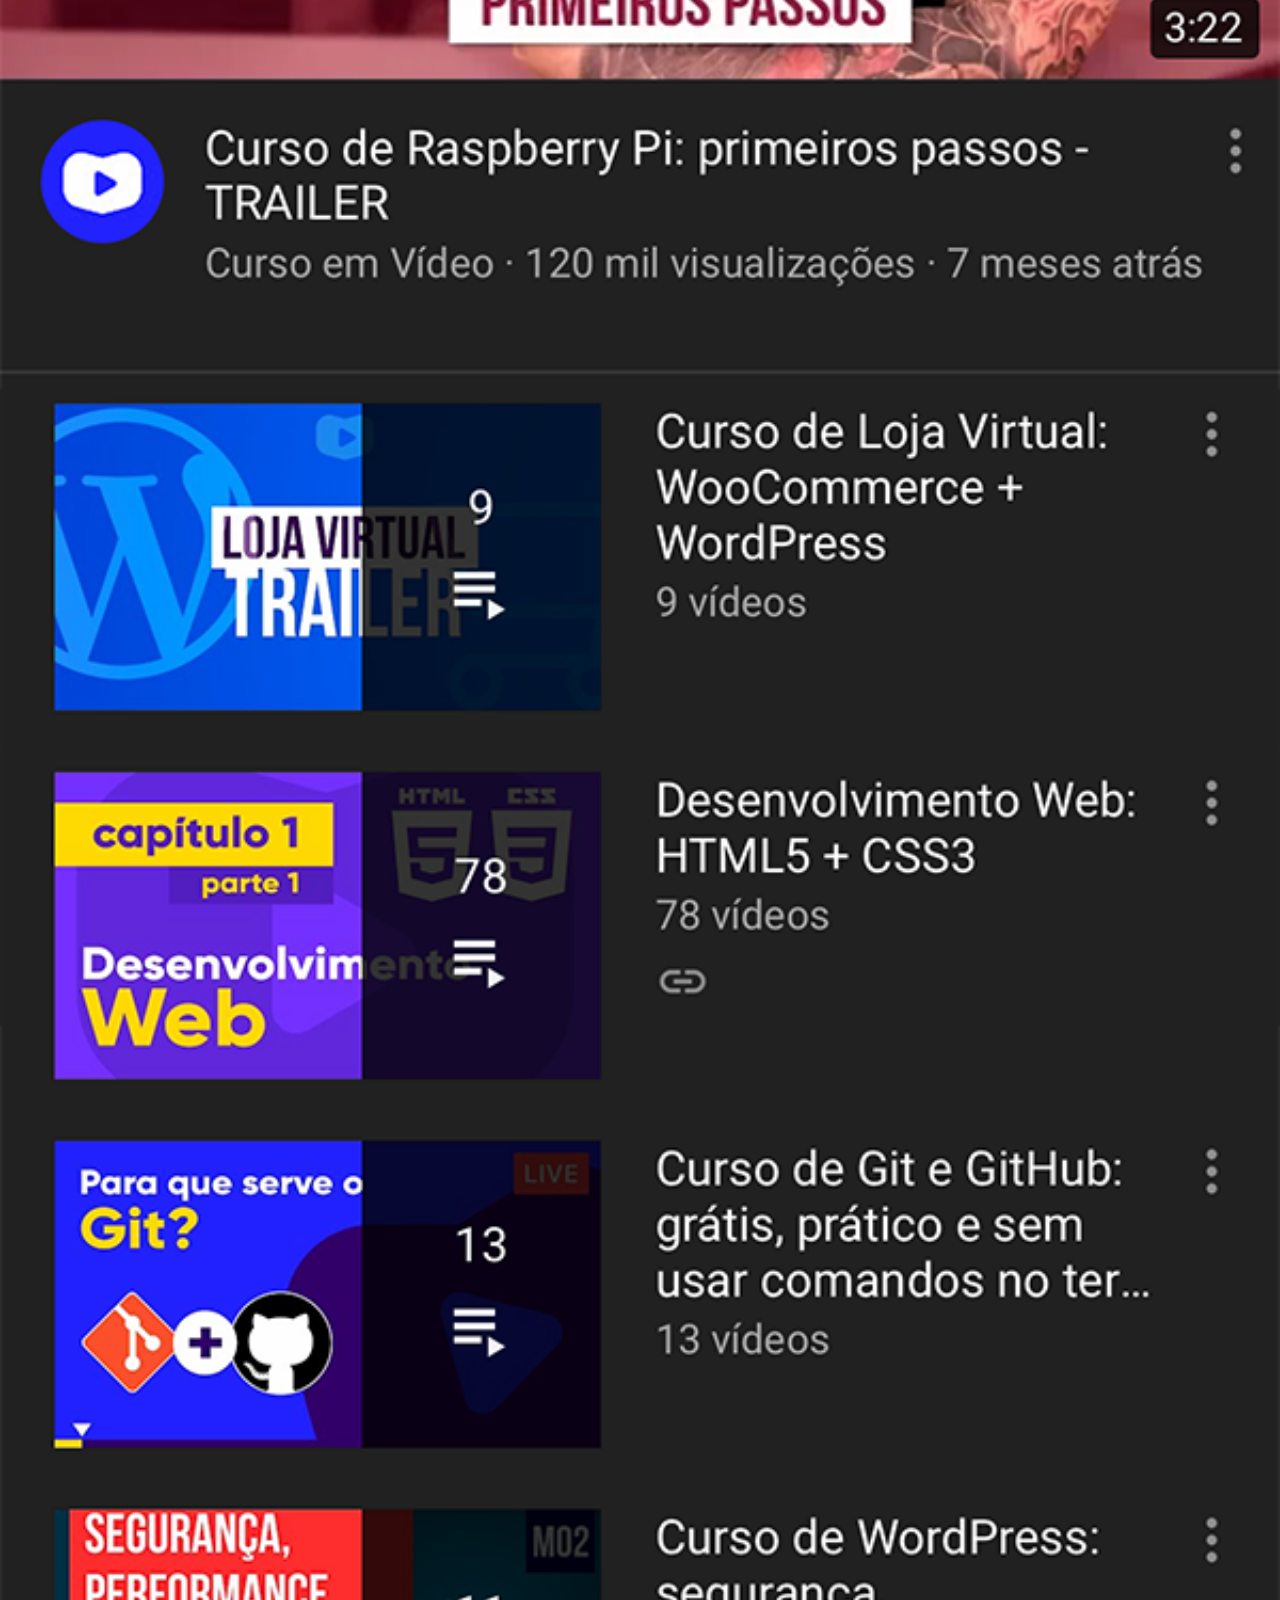
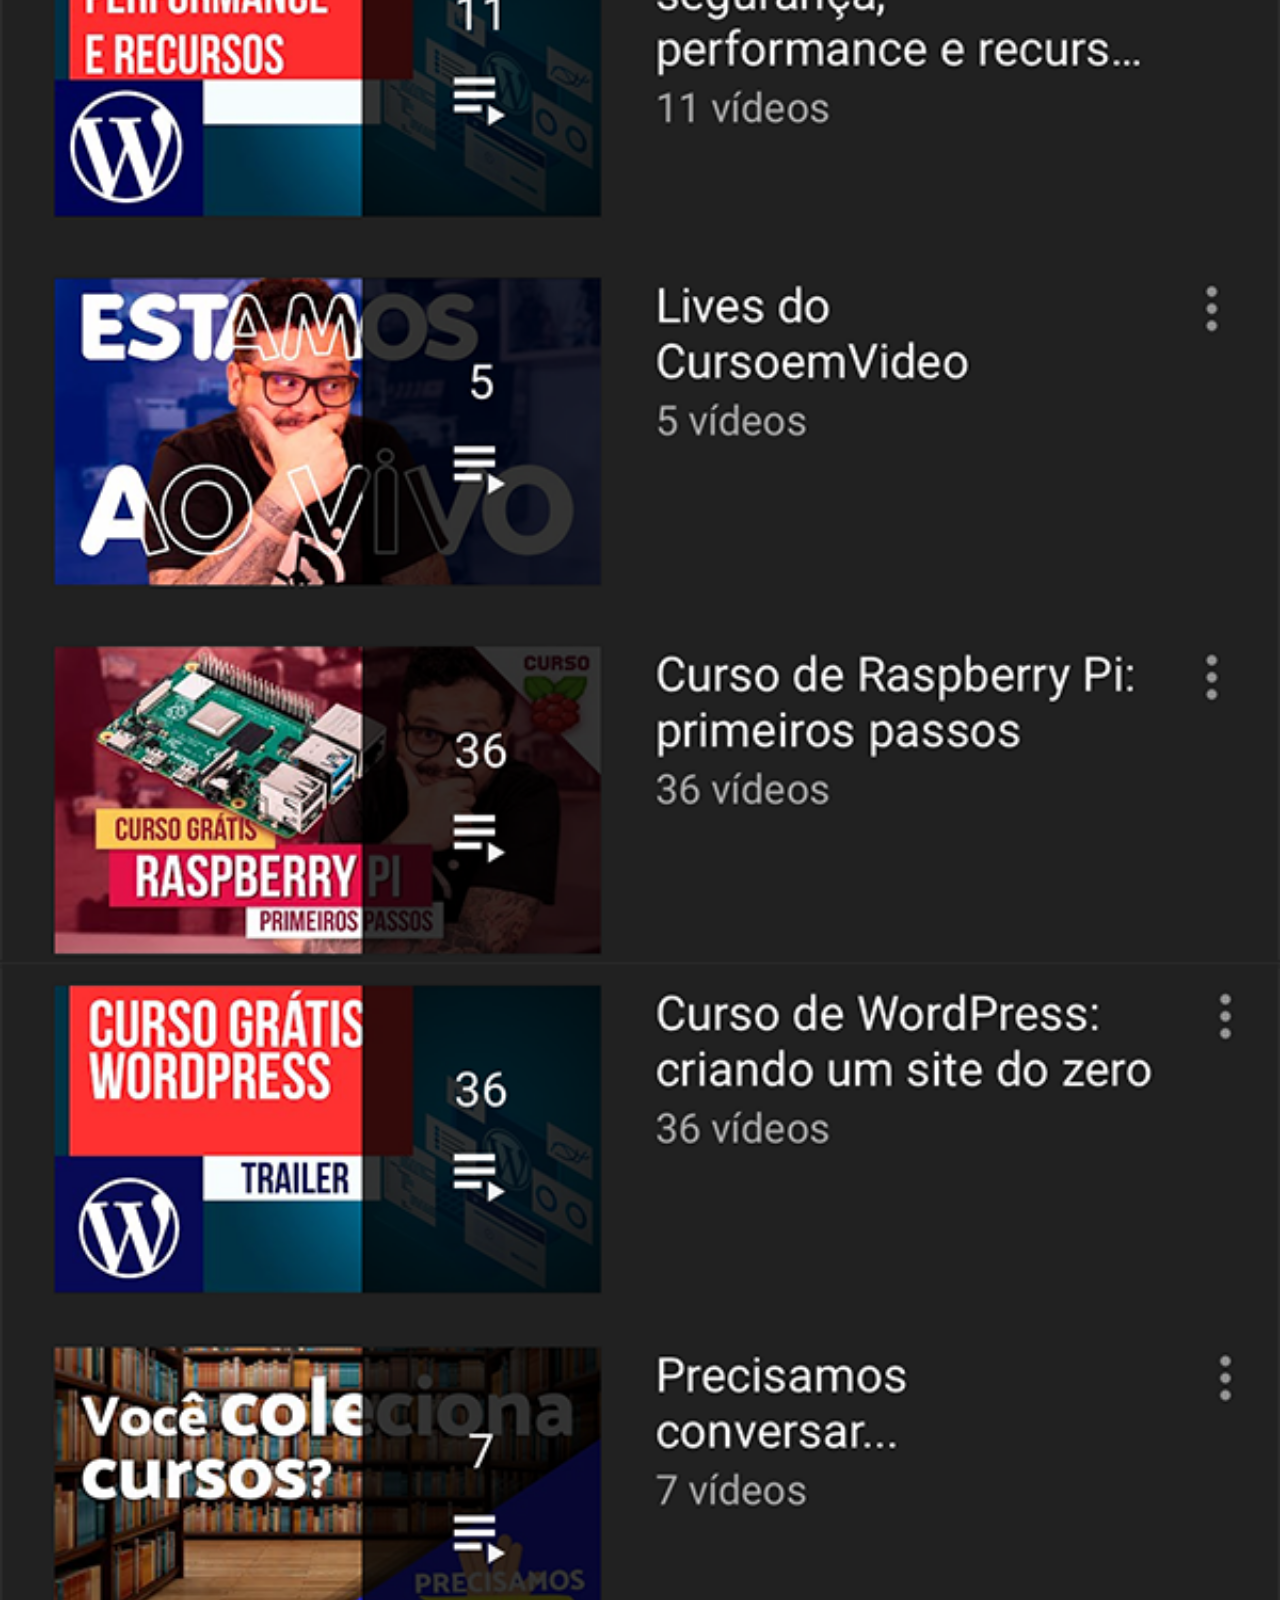
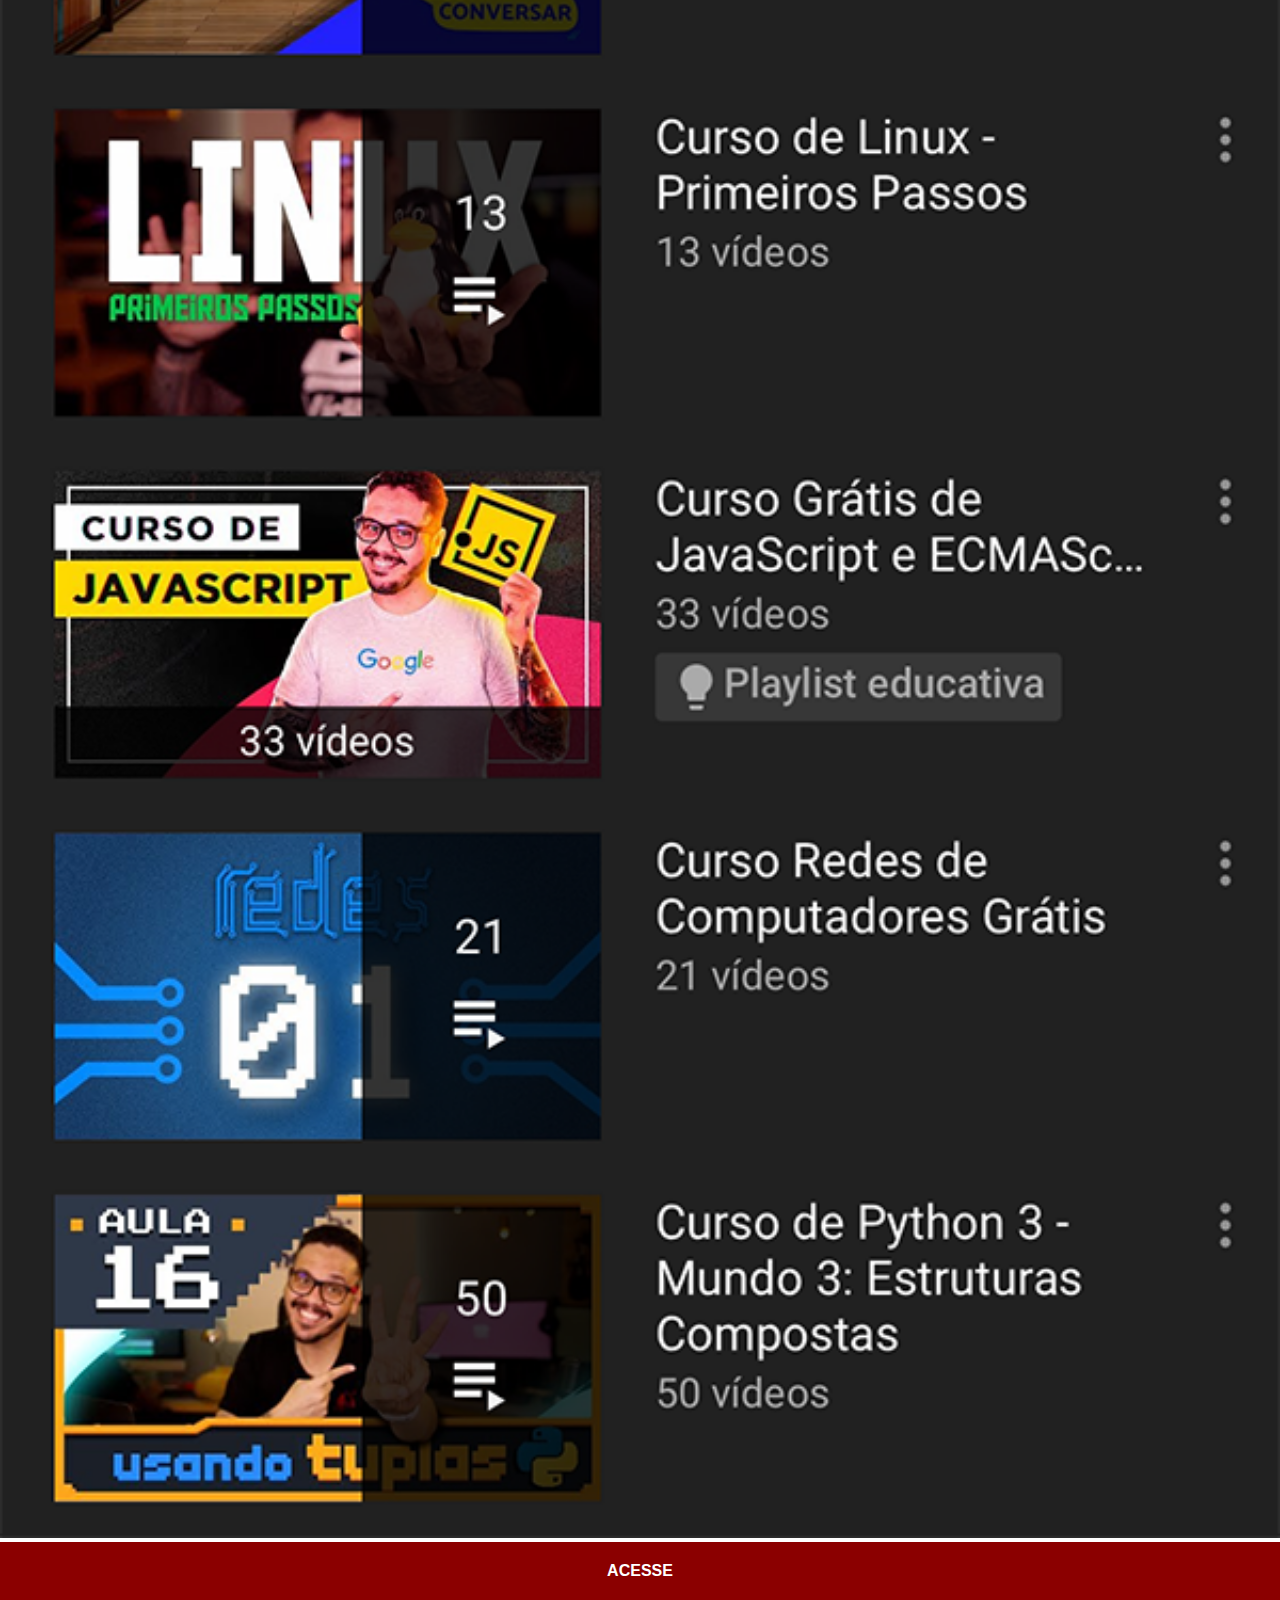
<file: youtube.html>
<!DOCTYPE html>
<html lang="pt-br">
<head>
    <meta charset="UTF-8">
    <meta name="viewport" content="width=device-width, initial-scale=1.0">
    <title>Youtube</title>
    <link rel="stylesheet" href="estilos/social.css">
</head>
<body>
    <img src="imagens/tela-youtube.png" alt="Youtube">
    <a href="https://www.youtube.com/@CursoemVideo" target="_blank">ACESSE</a>
</body>
</html>
</file>
<file: estilos/style.css>
@charset "UTF-8";

* {
    margin: 0%;
    padding: 0%;
    font-family: Arial, Helvetica, sans-serif;
}

html, body {
    height: 100vh;
    width: 100vw;
}

body {
   background: linear-gradient(10deg, purple, rgb(241, 199, 247));
}

main {
    position: relative;
    height: 100vh;
}

section#telefone {
    position: absolute;
    left: 50%;
    top: 50%;
    transform: translate(-50%, -50%);

    background-image: url(../imagens/frame-iphone2.png);
    background-repeat: no-repeat;
    height: 504px;
    width: 250px;
    background-size: cover;
}

iframe#tela {
    position: relative;
    top: 65px;
    left: 18px;
    height: 378px;
    width: 214px;
}

section#redes-sociais {
    text-align: right;
}

section#redes-sociais img {
    width: 50px;
    margin: 10px;
    border-radius: 50%;
    box-shadow: 2px 2px 5px rgba(0, 0, 0, 0.404);
    box-sizing: border-box;
}

section#redes-sociais img:hover {
    border: 2px solid rgb(255, 255, 255);
    transform: translate(-3px, -3px);
    box-shadow: 5px 5px 10px rgba(0, 0, 0, 0.603);
    transition: transform .2s, border .1s;
}
</file>
<file: estilos/social.css>
@charset "UTF-8";

* {
    margin: 0px;
    padding: 0px;
    font-family: Arial, Helvetica, sans-serif;
}

::-webkit-scrollbar {
    width: 0px;
    height: 0px;
}

img {
    width: 100vw;
}

a {
    display: block;
    background-color: darkred;
    color: white;
    padding: 20px;
    text-align: center;
    font-weight: bolder;
    text-decoration: none;
}

a:hover {
    background-color: red;
}
</file>
